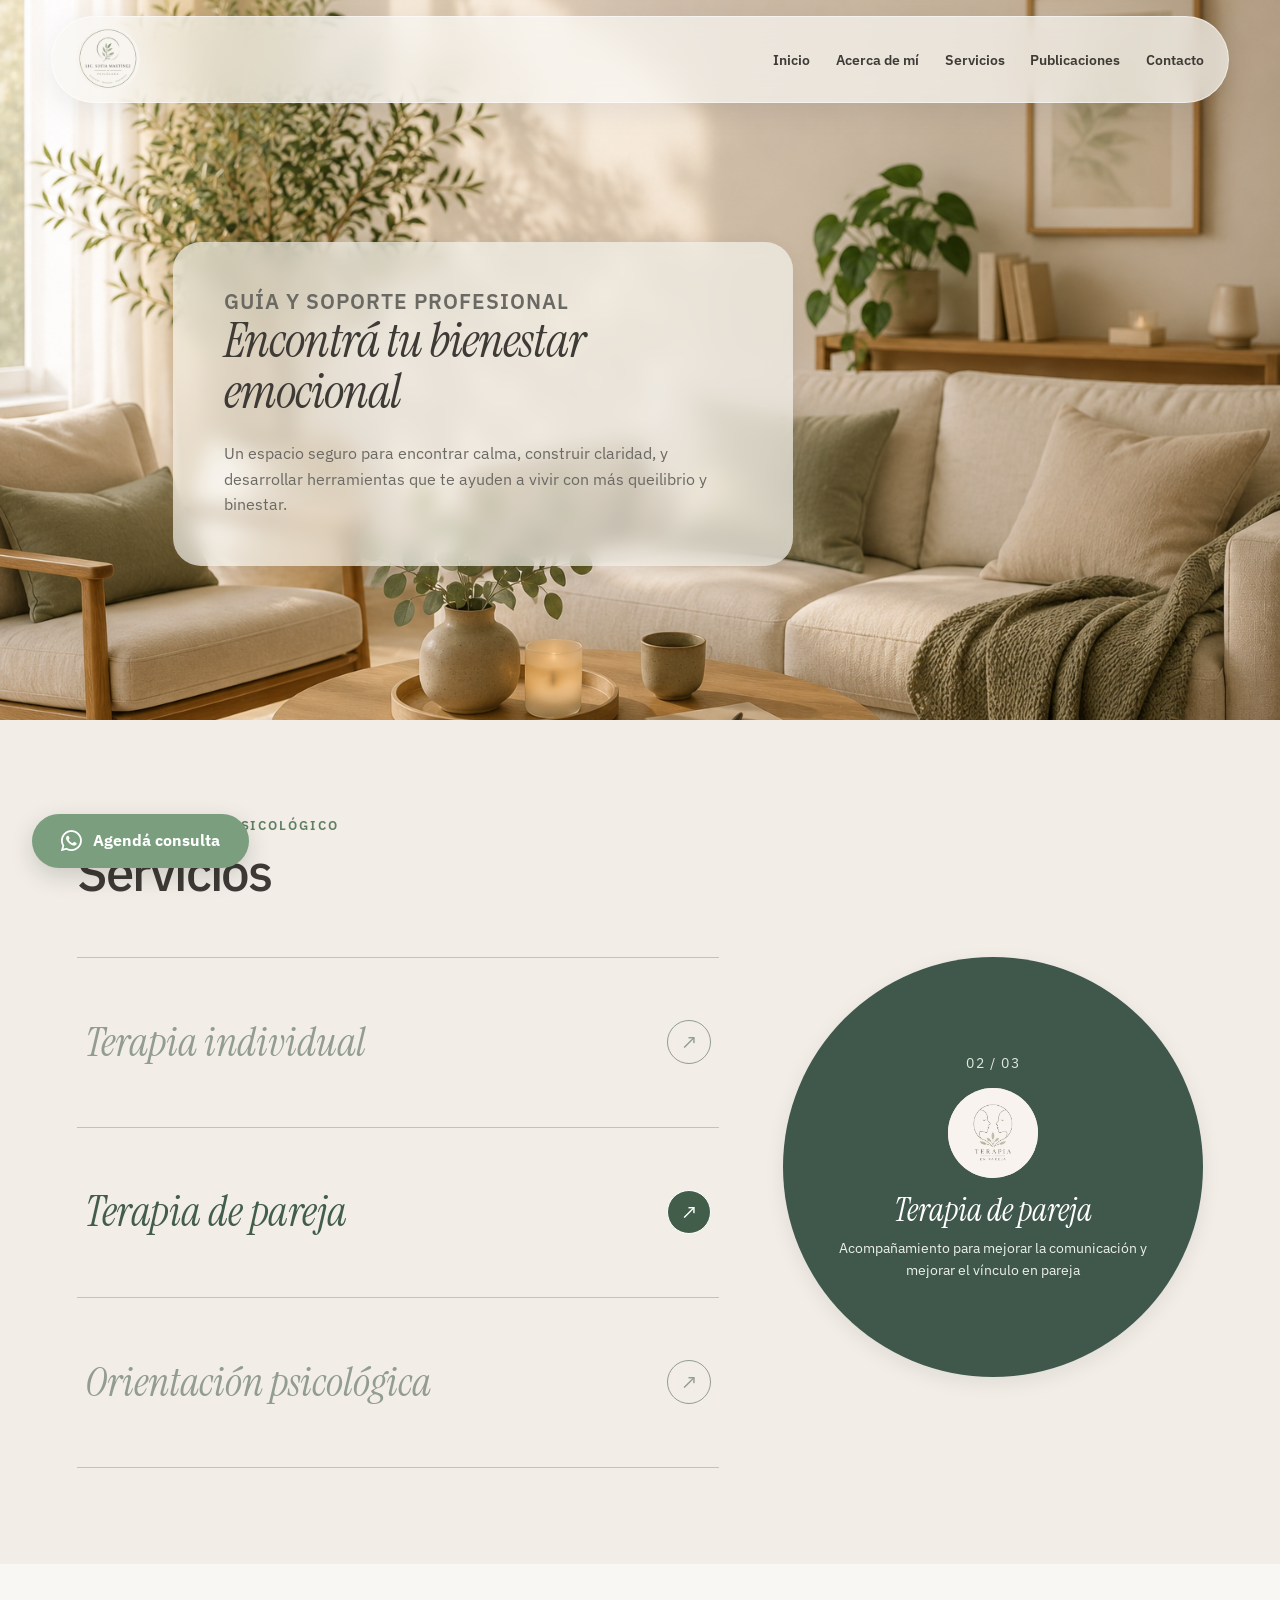
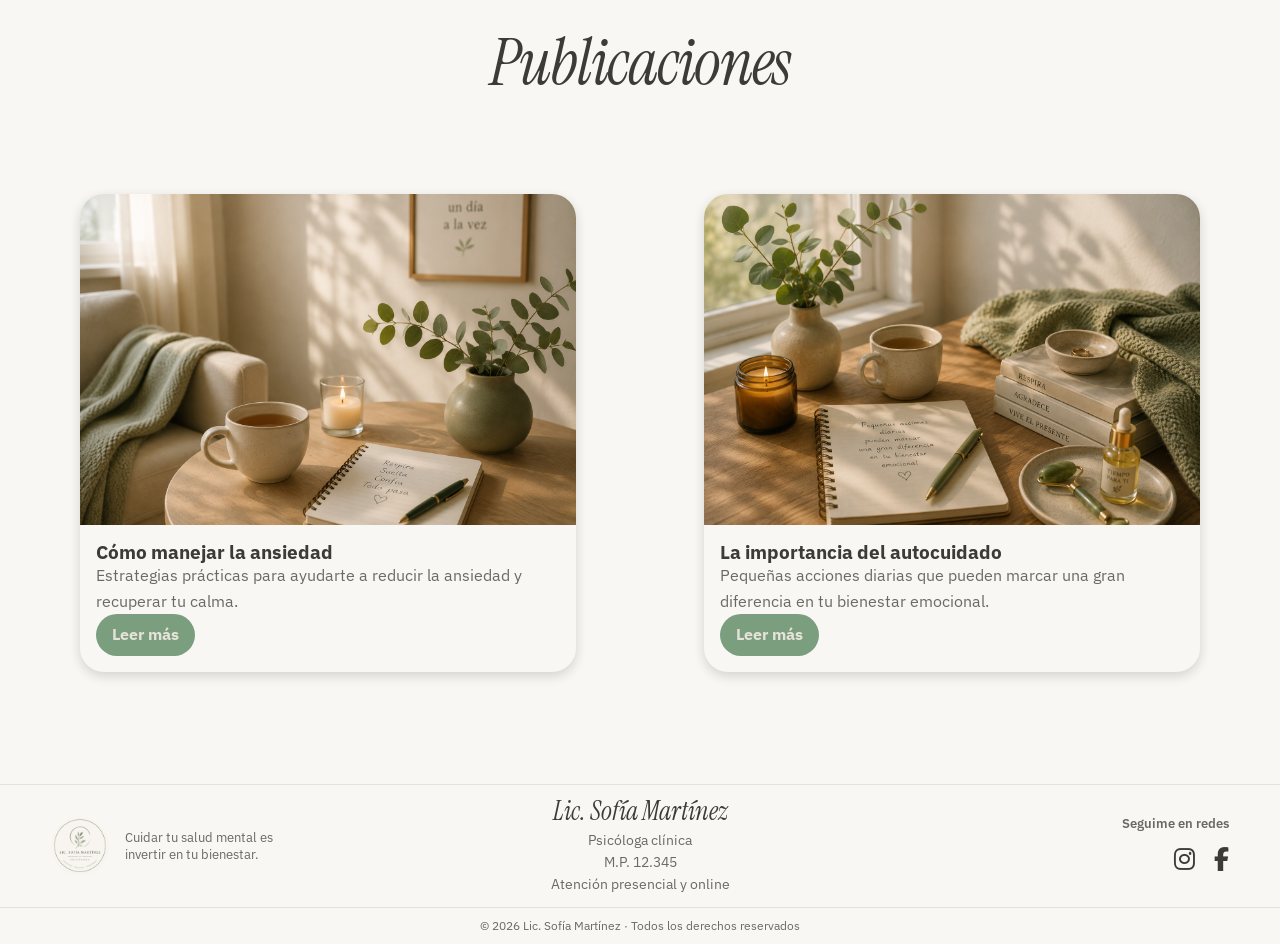
<file: index.html>
<!DOCTYPE html>
<html lang="es-AR">
<head>
    <!--Básicos-->
    <meta charset="UTF-8">
    <meta name="viewport" content="width=device-width, initial-scale=1.0">
    <!--SEO-->
    <title>Psicóloga en Mendoza | Sofía Martínez</title>
    <meta
    name="description"
    content="Lic. Sofía Martínez, psicóloga en Mendoza. Atención presencial y online para ansiedad, estrés, autoestima y bienestar emocional. Solicitá tu consulta por WhatsApp.">
    <!-- Reemplazar por la URL definitiva del sitio antes de publicar -->
    <!-- Ejemplo:
    <link rel="canonical" href="https://www.tudominio.com/">
    -->
    <link rel="canonical" href="https://www.psicologamendoza.com/">
    <meta name="robots" content="index, follow">
    <!-- Schema.org-->
    <!-- Schema.org --> <!-- Reemplazar URL, imagen, teléfono, email y dirección antes de publicar -->
<script type="application/ld+json">
{
    "@context": "https://schema.org",
    "@type": "ProfessionalService",
    "name": "Consultorio psicológico de la Lic. Sofía Martínez",
    "description": "Atención psicológica presencial en Mendoza y sesiones online para adultos.",
    "url": "https://www.tudominio.com/",
    "image": "https://www.tudominio.com/images/psicologa.jpg",
    "telephone": "+54 9 261 1234567",
    "email": "contacto@tudominio.com",
    "address": {
        "@type": "PostalAddress",
        "streetAddress": "Dirección del consultorio",
        "addressLocality": "Mendoza",
        "addressRegion": "Mendoza",
        "postalCode": "5500",
        "addressCountry": "AR"
    },
    "employee": {
        "@type": "Person",
        "name": "Lic. Sofía Martínez",
        "jobTitle": "Psicóloga",
        "description": "Psicóloga especializada en ansiedad, estrés, duelo y autoestima."
    },
    "areaServed": {
        "@type": "City",
        "name": "Mendoza"
    }
}
</script>
    <!-- Open Graph (WhatsApp, Facebook, LinkedIn, Discord) -->
    <meta property="og:type" content="website">
    <meta property="og:locale" content="es_AR">
    <meta property="og:site_name" content="Lic. Sofía Martínez">
    <meta property="og:title" content="Psicóloga en Mendoza | Sofía Martínez">
    <meta
        property="og:description"
        content="Atención psicológica presencial y online para ansiedad, estrés, autoestima y bienestar emocional."
    >
    <meta property="og:url" content="https://www.tudominio.com/">
    <meta
        property="og:image"
        content="https://www.tudominio.com/images/sofia-martinez-open-graph.jpg"
    >
    <meta
        property="og:image:alt"
        content="Lic. Sofía Martínez, psicóloga en Mendoza"
    >
    <meta property="og:image:width" content="1200">
    <meta property="og:image:height" content="630">

    <!-- Twitter Cards (X /Twitter)-->
    <meta name="twitter:card" content="summary_large_image">

    <meta
        name="twitter:title"
        content="Psicóloga en Mendoza | Sofía Martínez"
    >

    <meta
        name="twitter:description"
        content="Atención psicológica presencial y online para ansiedad, estrés, autoestima y bienestar emocional."
        >

    <meta
        name="twitter:image"
        content="https://www.tudominio.com/images/sofia-martinez-open-graph.jpg"
    >

    <meta
        name="twitter:image:alt"
        content="Lic. Sofía Martínez, psicóloga en Mendoza"
    >

    <link rel="stylesheet" href="./css/styles.css">
    <link rel="stylesheet" href="https://cdnjs.cloudflare.com/ajax/libs/font-awesome/6.7.2/css/all.min.css">
    <!-- Favicons-->
    <link rel="icon" type="image/png" href="./icons/favicon-96x96.png" sizes="96x96" />
    <link rel="icon" type="image/svg+xml" href="./icons/favicon.svg" />
    <link rel="shortcut icon" href="./icons/favicon.ico" />
    <link rel="apple-touch-icon" sizes="180x180" href="./icons/apple-touch-icon.png" />
    <meta name="apple-mobile-web-app-title" content="Sofía Martínez" />
    <link rel="manifest" href="./icons/site.webmanifest" />

    <script src="./js/main.js" defer></script>
</head>
<body>
    <header class="site-header">
        <div class="nav-pill">

            <a href="./index.html#inicio" class="brand"
                aria-label="Sofía Martínez - Inicio">
                <img src="./images/logo.png" alt="Lic. Sofía Martínez">
            </a>

            <nav class="site-nav" aria-label="Navegación principal">
                <a href="./index.html#inicio">Inicio</a>
                <a href="./pages/aboutme.html">Acerca de mí</a>
                <a href="./index.html#servicios">Servicios</a>
                <a href="./index.html#publicaciones">Publicaciones</a>
                <a href="./pages/contact.html">Contacto</a>
            </nav>
        </div>
    </header>

    <main>
        <section id="inicio">
            <div class="container">
                <div class="hero-content">
                    <h2>GUÍA Y SOPORTE PROFESIONAL</h2>
                    <h1>Encontrá tu bienestar emocional</h1>

                    <p>Un espacio seguro para encontrar calma, construir claridad, y desarrollar herramientas que te ayuden a vivir con más queilibrio y binestar.</p>

                </div>
            </div>     
        </section>
        
        
        <section id="servicios">
            <div class="servicios-container">

                <div class="servicios-encabezado">
                    <p>ACOMPAÑAMIENTO PSICOLÓGICO</p>
                    <h2>Servicios</h2>
                </div>

                <div class="servicios-layout">

                    <!-- Lista editorial -->
                    <div class="servicios-lista">

                        <button
                            type="button"
                            class="servicio-opcion activo"
                            data-imagen="./images/individual.png"
                            data-descripcion="Un espacio confidencial para trabajar en tu bienestar emocional y desarrollo personal"
                            aria-controls="servicio-detalle"
                            aria-pressed="true"
                        >
                            <span class="servicio-nombre">
                                Terapia individual
                            </span>
                            <span class="servicio-flecha" aria-hidden="true">
                                ↗
                            </span>
                        </button>

                        <button
                            type="button"
                            class="servicio-opcion"
                            data-imagen="./images/pareja.png"
                            data-descripcion="Acompañamiento para mejorar la comunicación y mejorar el vínculo en pareja"
                            aria-controls="servicio-detalle"
                            aria-pressed="false"
                        >
                            <span class="servicio-nombre">
                                Terapia de pareja
                            </span>
                            <span class="servicio-flecha" aria-hidden="true">
                                ↗
                            </span>
                        </button>

                        <button
                            type="button"
                            class="servicio-opcion"
                            data-imagen="./images/orientación.png"
                            data-descripcion="Asesoramiento profesional para acompañarte en momentos de decisiones importantes"
                            aria-controls="servicio-detalle"
                            aria-pressed="false"
                        >
                            <span class="servicio-nombre">
                                Orientación psicológica
                            </span>
                            <span class="servicio-flecha" aria-hidden="true">
                                ↗
                            </span>
                        </button>

                    </div>

                    <!-- Única card lateral dinámica -->
                    <article
                        class="servicio-detalle"
                        id="servicio-detalle"
                        aria-live="polite"
                        aria-atomic="true"
                    >
                        <span class="servicio-indice">01 / 03</span>

                        <div class="servicio-ilustracion">
                            <img
                                id="servicio-imagen"
                                src="./images/individual.png"
                                alt=""
                            >
                        </div>

                        <div class="servicio-informacion">
                            <h3 id="servicio-titulo">
                                Terapia individual
                            </h3>

                            <p id="servicio-descripcion">
                                Un espacio confidencial para trabajar en tu
                                bienestar emocional y desarrollo personal
                            </p>
                        </div>
                    </article>

                </div>
            </div>
        </section>


        <section id="publicaciones">
            <h2>Publicaciones</h2>
            <div class="cards">
            <article class="card">
                <img src="./images/ansiedad.png" alt="">
                <div class="content">
                    <h3>Cómo manejar la ansiedad</h3>
                    <p>
                        Estrategias prácticas para ayudarte a reducir la ansiedad y recuperar tu calma.
                    </p>
                    <a href="./publicaciones/ansiedad.html" class="btn-read">
                        Leer más
                    </a>
                </div>
            </article>

            <article class="card">
                <img src="./images/autocuidado.png" alt="">
                <div class="content">
                    <h3>La importancia del autocuidado</h3>
                    <p>
                        Pequeñas acciones diarias que pueden marcar una gran diferencia en tu bienestar emocional.
                    </p>
                    <a href="./publicaciones/autocuidado.html" class="btn-read">
                        Leer más
                    </a>
                </div>
            </article>
        </div>

        </section>

    </main>
    
    <footer class="site-footer">

        <div class="footer-container">

            <!-- Identidad -->
            <div class="footer-brand">
                <img
                    src="./images/logo.png"
                    alt="Logo de Lic. Sofía Martínez"
                    class="footer-logo"
                >
                <p>
                    Cuidar tu salud mental es invertir
                    en tu bienestar.
                </p>
            </div>

            <!-- Información profesional -->
            <div class="footer-info">
                <h3>Lic. Sofía Martínez</h3>

                <p>Psicóloga clínica</p>
                <p>M.P. 12.345</p>
                <p>Atención presencial y online</p>
            </div>

            <!-- Redes sociales -->
            <div class="footer-social">
                <p>Seguime en redes</p>

                <div class="social-links">
                    <a
                        href="https://www.instagram.com/"
                        target="_blank"
                        rel="noopener noreferrer"
                        aria-label="Instagram"
                    >
                        <i class="fa-brands fa-instagram"
                        aria-hidden="true"></i>
                    </a>

                    <a
                        href="https://www.facebook.com/"
                        target="_blank"
                        rel="noopener noreferrer"
                        aria-label="Facebook"
                    >
                        <i class="fa-brands fa-facebook-f"
                        aria-hidden="true"></i>
                    </a>
                </div>
            </div>

        </div>

        <div class="footer-bottom">
            <p>© 2026 Lic. Sofía Martínez · Todos los derechos reservados</p>
        </div>

    </footer>


    <!-- Botón de contacto flotante -->
    
    <a
        href="https://wa.me/5492611234567"
        class="btn-whatsapp floating-cta"
        target="_blank"
        rel="noopener noreferrer"
        aria-label="Agendá consulta por WhatsApp"
    >
        <i class="fa-brands fa-whatsapp" aria-hidden="true"></i>
        <span>Agendá consulta</span>
    </a>


</body>
</html>
</file>
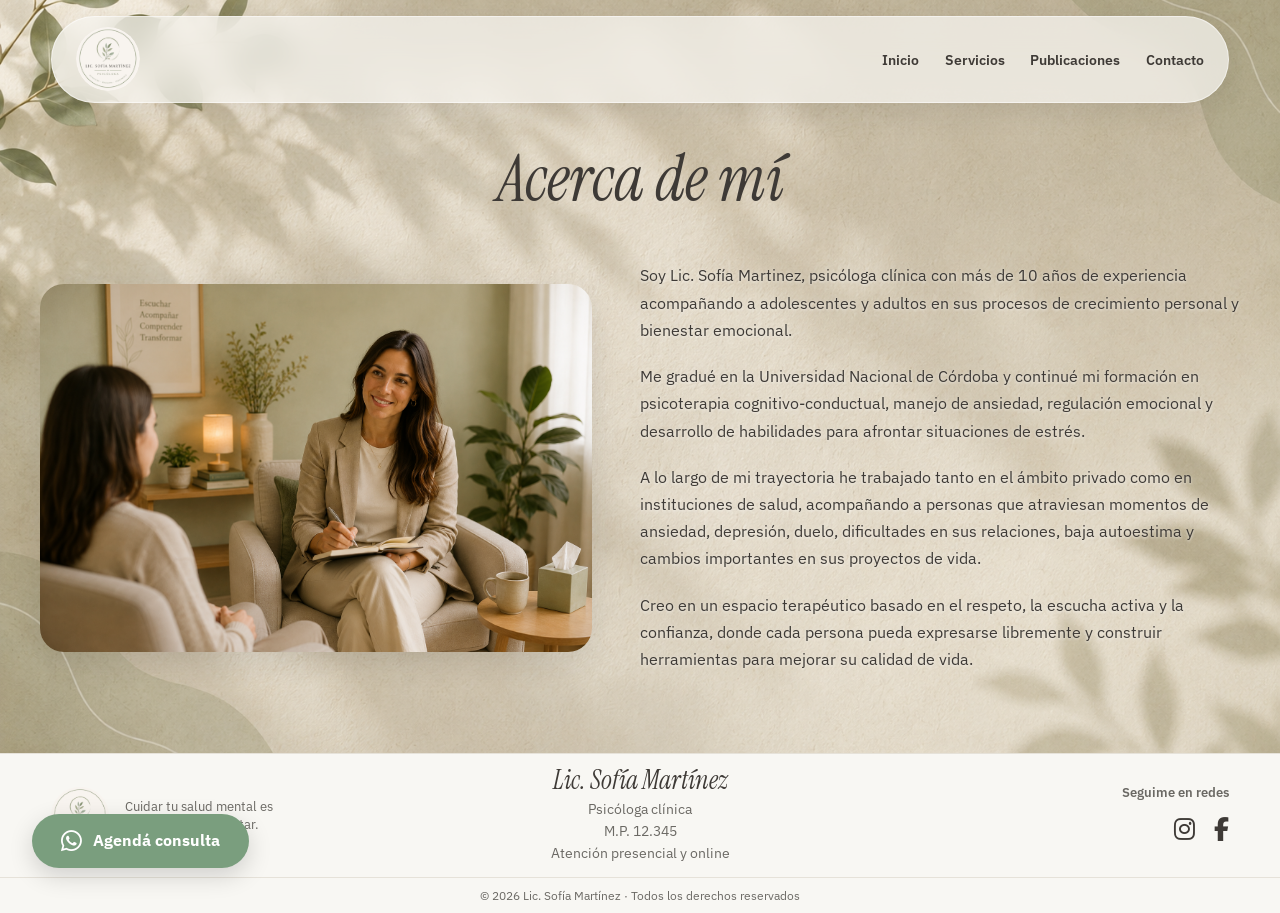
<file: pages/aboutme.html>
<!DOCTYPE html>
<html lang="es-AR">
<head>
    <meta charset="UTF-8">
    <meta name="viewport" content="width=device-width, initial-scale=1.0">
    
    <title>Acerca de mí | Psicóloga en Mendoza</title>
    <meta
    name="description"
    content="Conocé la trayectoria, formación y enfoque terapéutico de la Lic. Sofía Martínez, psicóloga en Mendoza especializada en bienestar emocional.">
    <link rel="canonical" href="https://www.psicologamendoza.com/acerca.html">
    <meta name="robots" content="index, follow">
    <!-- Open Graph (WhatsApp, Facebook, LinkedIn, Discord) -->
    <meta property="og:type" content="website">
    <meta property="og:locale" content="es_AR">
    <meta property="og:site_name" content="Lic. Sofía Martínez">
    <meta property="og:title" content="Acerca de mí | Psicóloga en Mendoza">
    <meta
        property="og:description"
        content="Conocé la trayectoria y el enfoque terapéutico de la Lic. Sofía Martínez."
    >
    <meta property="og:url" content="https://www.tudominio.com/">
    <meta
        property="og:image"
        content="https://www.tudominio.com/images/sofia-martinez-open-graph.jpg"
    >
    <meta
        property="og:image:alt"
        content="Lic. Sofía Martínez, psicóloga en Mendoza"
    >
    <meta property="og:image:width" content="1200">
    <meta property="og:image:height" content="630">
    <!-- Twitter Cards (X / Twitter)-->
    <meta name="twitter:card" content="summary_large_image">

    <meta
        name="twitter:title"
        content="Acerca de mí | Sofía Martínez"
    >

    <meta
        name="twitter:description"
        content="Conocé la trayectoria y el enfoque terapéutico de la Lic. Sofía Martínez."
        >

    <meta
        name="twitter:image"
        content="https://www.tudominio.com/images/sofia-martinez-open-graph.jpg"
    >

    <meta
        name="twitter:image:alt"
        content="Lic. Sofía Martínez, psicóloga en Mendoza"
    >
    <link rel="stylesheet" href="../css/styles.css">
    <link rel="stylesheet" href="https://cdnjs.cloudflare.com/ajax/libs/font-awesome/6.7.2/css/all.min.css">
    <!--Favicons-->
    <link rel="icon" type="image/png" href="../icons/favicon-96x96.png" sizes="96x96" />
    <link rel="icon" type="image/svg+xml" href="../icons/favicon.svg" />
    <link rel="shortcut icon" href="../icons/favicon.ico" />
    <link rel="apple-touch-icon" sizes="180x180" href="../icons/apple-touch-icon.png" />
    <meta name="apple-mobile-web-app-title" content="Sofía Martínez" />
    <link rel="manifest" href="../icons/site.webmanifest" />
</head>
<body>
    <header class="site-header">
        <div class="nav-pill">

            <a href="../index.html" class="brand"
                aria-label="Sofía Martínez - Inicio">
                <img src="../images/logo.png" alt="Lic. Sofía Martínez">
            </a>

            <nav class="site-nav" aria-label="Navegación principal">
                <a href="../index.html">Inicio</a>
                <a href="../index.html#servicios">Servicios</a>
                <a href="../index.html#publicaciones">Publicaciones</a>
                <a href="../pages/contact.html">Contacto</a>
            </nav>
        </div>
    </header>
    <main>
        <section class="about">
            <div class="container">

                <div class="about-title">
                    <h1>Acerca de mí</h1>
                </div>

                <div class="about-layout">
                    <div class="about-image">
                        <img src="../images/psicologa2.png" alt="Licenciada Sofía Martínez en su consultorio">

                    </div>
                    
                    <div class="about-content">
                        <p>
                            Soy Lic. Sofía Martinez, psicóloga clínica con más de 10 años de experiencia acompañando a adolescentes y adultos en sus procesos de crecimiento personal y bienestar emocional.
                        </p>
                        <p>
                            Me gradué en la Universidad Nacional de Córdoba y continué mi formación en psicoterapia cognitivo-conductual, manejo de ansiedad, regulación emocional y desarrollo de habilidades para afrontar situaciones de estrés.
                        </p>
                        <p>
                            A lo largo de mi trayectoria he trabajado tanto en el ámbito privado como en instituciones de salud, acompañando a personas que atraviesan momentos de ansiedad, depresión, duelo, dificultades en sus relaciones, baja autoestima y cambios importantes en sus proyectos de vida.
                        </p>
                        <p>
                            Creo en un espacio terapéutico basado en el respeto, la escucha activa y la confianza, donde cada persona pueda expresarse libremente y construir herramientas para mejorar su calidad de vida.
                        </p>
                        
                    </div>
                    
                </div>
            </div>
        </section>
    </main>
    <footer class="site-footer">

        <div class="footer-container">

            <!-- Identidad -->
            <div class="footer-brand">
                <img
                    src="../images/logo.png"
                    alt="Logo de Lic. Sofía Martínez"
                    class="footer-logo"
                >
                <p>
                    Cuidar tu salud mental es invertir
                    en tu bienestar.
                </p>
            </div>

            <!-- Información profesional -->
            <div class="footer-info">
                <h3>Lic. Sofía Martínez</h3>

                <p>Psicóloga clínica</p>
                <p>M.P. 12.345</p>
                <p>Atención presencial y online</p>
            </div>

            <!-- Redes sociales -->
            <div class="footer-social">
                <p>Seguime en redes</p>

                <div class="social-links">
                    <a
                        href="https://www.instagram.com/"
                        target="_blank"
                        rel="noopener noreferrer"
                        aria-label="Instagram"
                    >
                        <i class="fa-brands fa-instagram"
                        aria-hidden="true"></i>
                    </a>

                    <a
                        href="https://www.facebook.com/"
                        target="_blank"
                        rel="noopener noreferrer"
                        aria-label="Facebook"
                    >
                        <i class="fa-brands fa-facebook-f"
                        aria-hidden="true"></i>
                    </a>
                </div>
            </div>

        </div>

        <div class="footer-bottom">
            <p>© 2026 Lic. Sofía Martínez · Todos los derechos reservados</p>
        </div>

    </footer>


    <!-- Botón de contacto flotante -->
    
    <a
        href="https://wa.me/5492611234567"
        class="btn-whatsapp floating-cta"
        target="_blank"
        rel="noopener noreferrer"
        aria-label="Agendá consulta por WhatsApp"
    >
        <i class="fa-brands fa-whatsapp" aria-hidden="true"></i>
        <span>Agendá consulta</span>
    </a>

</body>
</html>
</file>
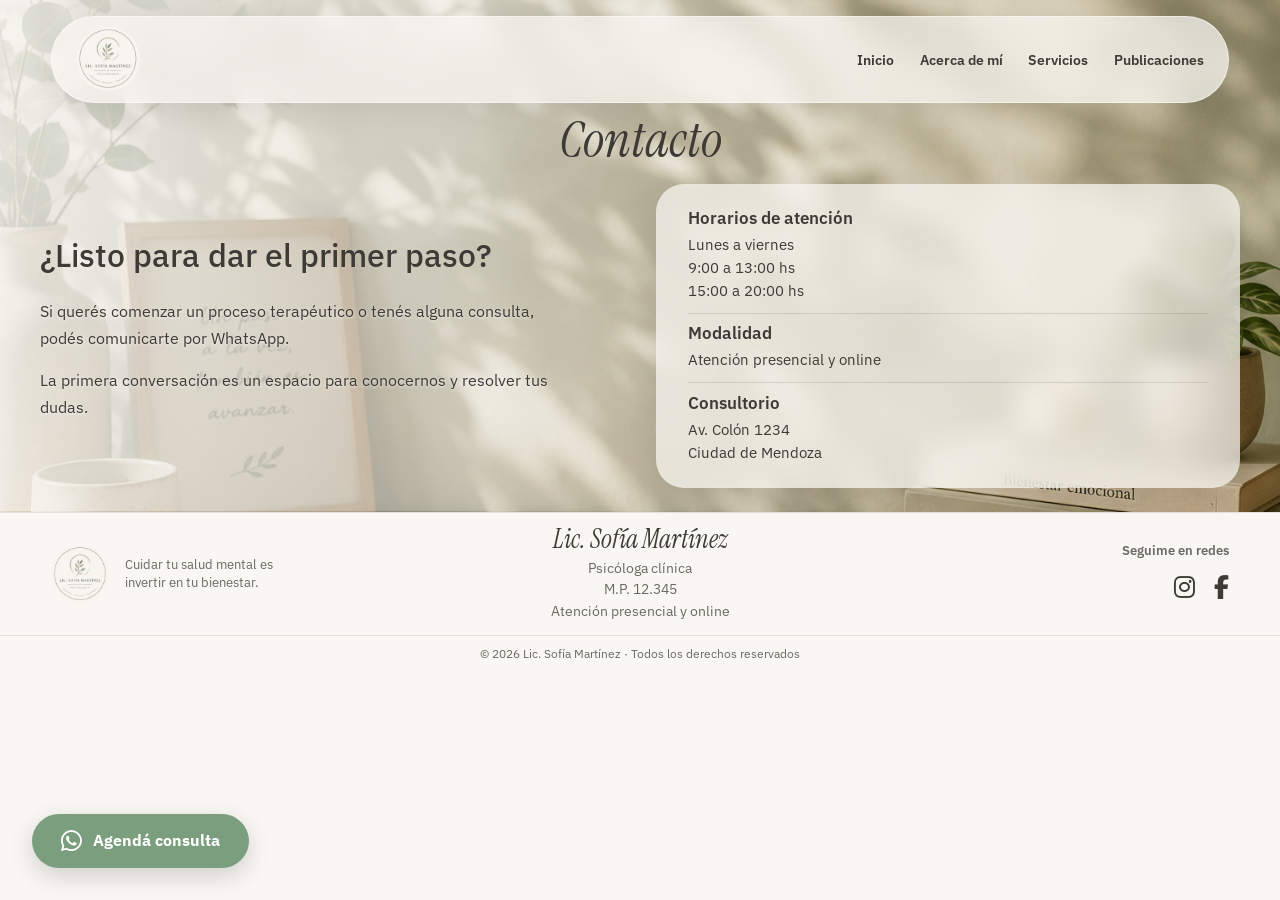
<file: pages/contact.html>
<!DOCTYPE html>
<html lang="es-AR">
<head>
    <meta charset="UTF-8">
    <meta name="viewport" content="width=device-width, initial-scale=1.0">
    
    <title>Contacto | Psicóloga en Mendoza</title>
    <meta
    name="description"
    content="Solicitá tu consulta presencial u online con la Lic. Sofía Martínez. Encontrá horarios, medios de contacto y ubicación en Mendoza.">
    <link rel="canonical" href="https://www.psicologamendoza.com/contacto.html">
    <meta name="robots" content="index, follow">
    <!-- Open Graph (WhatsApp, Facebook, LinkedIn, Discord) -->
    <meta property="og:type" content="website">
    <meta property="og:locale" content="es_AR">
    <meta property="og:site_name" content="Lic. Sofía Martínez">
    <meta property="og:title" content="Contacto | Psicóloga en Mendoza">
    <meta
        property="og:description"
        content="Solicitá tu consulta presencial u online con la Lic. Sofía Martínez."
    >
    <meta property="og:url" content="https://www.tudominio.com/">
    <meta
        property="og:image"
        content="https://www.tudominio.com/images/sofia-martinez-open-graph.jpg"
    >
    <meta
        property="og:image:alt"
        content="Lic. Sofía Martínez, psicóloga en Mendoza"
    >
    <meta property="og:image:width" content="1200">
    <meta property="og:image:height" content="630">

    <!-- Twitter Cards (X / Twitter) -->
    <meta name="twitter:card" content="summary_large_image">

    <meta
        name="twitter:title"
        content="Contacto | Sofía Martínez"
    >

    <meta
        name="twitter:description"
        content="Solicitá tu consulta presencial u online con la Lic. Sofía Martínez."
        >

    <meta
        name="twitter:image"
        content="https://www.tudominio.com/images/sofia-martinez-open-graph.jpg"
    >

    <meta
        name="twitter:image:alt"
        content="Lic. Sofía Martínez, psicóloga en Mendoza"
    >
    <link rel="stylesheet" href="../css/styles.css">
    <link rel="stylesheet" href="https://cdnjs.cloudflare.com/ajax/libs/font-awesome/6.7.2/css/all.min.css">

    <!-- Favicons -->
    <link rel="icon" type="image/png" href="../icons/favicon-96x96.png" sizes="96x96" />
    <link rel="icon" type="image/svg+xml" href="../icons/favicon.svg" />
    <link rel="shortcut icon" href="../icons/favicon.ico" />
    <link rel="apple-touch-icon" sizes="180x180" href="../icons/apple-touch-icon.png" />
    <meta name="apple-mobile-web-app-title" content="Sofía Martínez" />
    <link rel="manifest" href="../icons/site.webmanifest" />
</head>
<body>
    <header class="site-header">
        <div class="nav-pill">

            <a href="../index.html#inicio" class="brand"
                aria-label="Sofía Martínez - Inicio">
                <img src="../images/logo.png" alt="Lic. Sofía Martínez">
            </a>

            <nav class="site-nav" aria-label="Navegación principal">
                <a href="../index.html#inicio">Inicio</a>
                <a href="../pages/aboutme.html">Acerca de mí</a>
                <a href="../index.html#servicios">Servicios</a>
                <a href="../index.html#publicaciones">Publicaciones</a>
            </nav>
        </div>
    </header>
    <main>
        
<section id="contacto">
    <div class="contacto-container">

        <h1>Contacto</h1>

        <div class="contacto-layout">

            <!-- Presentación, sin card -->
            <div class="contacto-intro">
                <h2>¿Listo para dar el primer paso?</h2>

                <p>
                    Si querés comenzar un proceso terapéutico
                    o tenés alguna consulta, podés
                    comunicarte por WhatsApp.
                </p>

                <p>
                    La primera conversación es un espacio
                    para conocernos y resolver tus dudas.
                </p>
            </div>

            <!-- Información en card translúcida -->
            <article class="contact-card">

                <div class="contact-info-group">
                    <h3>Horarios de atención</h3>
                    <p>Lunes a viernes</p>
                    <p>9:00 a 13:00 hs</p>
                    <p>15:00 a 20:00 hs</p>
                </div>

                <div class="contact-info-group">
                    <h3>Modalidad</h3>
                    <p>Atención presencial y online</p>
                </div>

                <div class="contact-info-group">
                    <h3>Consultorio</h3>
                    <address>
                        <p>Av. Colón 1234</p>
                        <p>Ciudad de Mendoza</p>
                    </address>
                </div>

            </article>

        </div>
    </div>
</section>

    </main>
    <footer class="site-footer">

        <div class="footer-container">

            <!-- Identidad -->
            <div class="footer-brand">
                <img
                    src="../images/logo.png"
                    alt="Logo de Lic. Sofía Martínez"
                    class="footer-logo"
                >
                <p>
                    Cuidar tu salud mental es invertir
                    en tu bienestar.
                </p>
            </div>

            <!-- Información profesional -->
            <div class="footer-info">
                <h3>Lic. Sofía Martínez</h3>

                <p>Psicóloga clínica</p>
                <p>M.P. 12.345</p>
                <p>Atención presencial y online</p>
            </div>

            <!-- Redes sociales -->
            <div class="footer-social">
                <p>Seguime en redes</p>

                <div class="social-links">
                    <a
                        href="https://www.instagram.com/"
                        target="_blank"
                        rel="noopener noreferrer"
                        aria-label="Instagram"
                    >
                        <i class="fa-brands fa-instagram"
                        aria-hidden="true"></i>
                    </a>

                    <a
                        href="https://www.facebook.com/"
                        target="_blank"
                        rel="noopener noreferrer"
                        aria-label="Facebook"
                    >
                        <i class="fa-brands fa-facebook-f"
                        aria-hidden="true"></i>
                    </a>
                </div>
            </div>

        </div>

        <div class="footer-bottom">
            <p>© 2026 Lic. Sofía Martínez · Todos los derechos reservados</p>
        </div>

    </footer>

<a
    href="https://wa.me/5492611234567"
    class="btn-whatsapp floating-cta"
    target="_blank"
    rel="noopener noreferrer"
    aria-label="Agendá consulta por WhatsApp"
>
    <i class="fa-brands fa-whatsapp" aria-hidden="true"></i>
    <span>Agendá consulta</span>
</a>

</body>
</html>
</file>
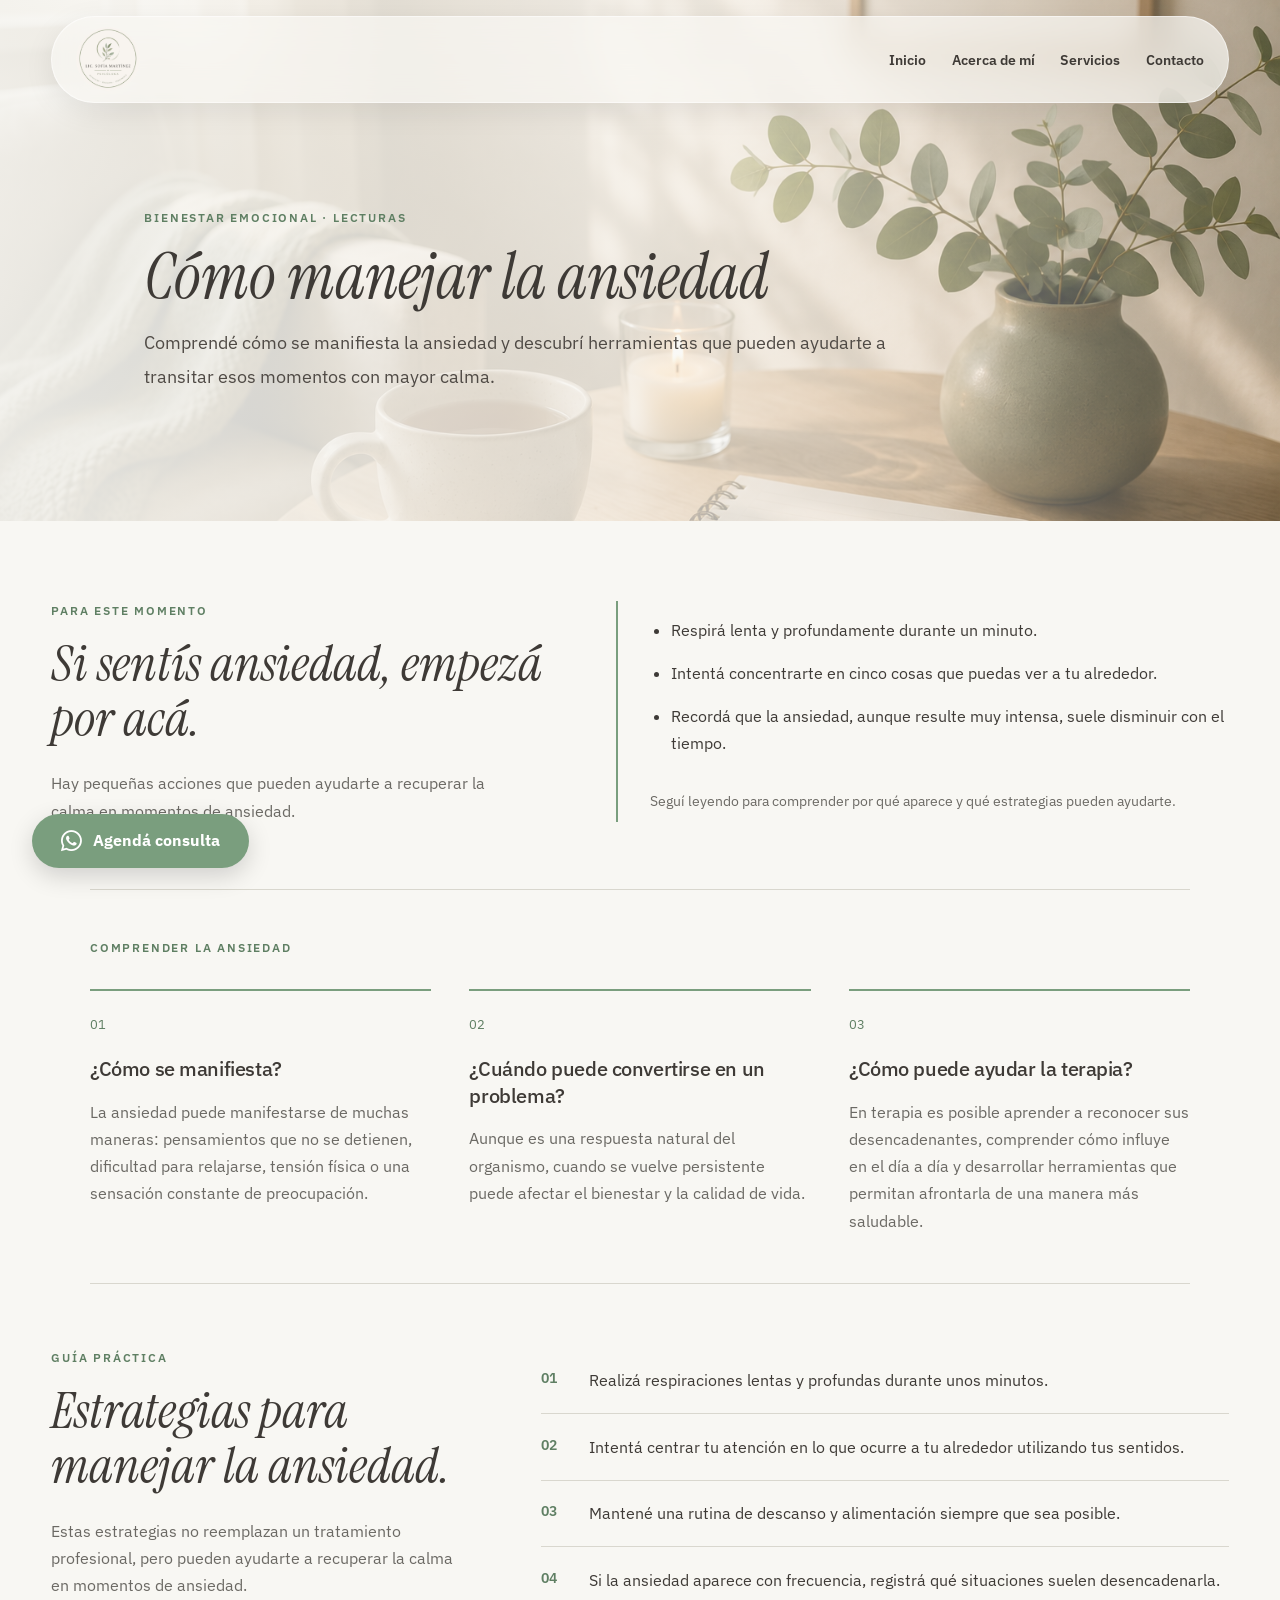
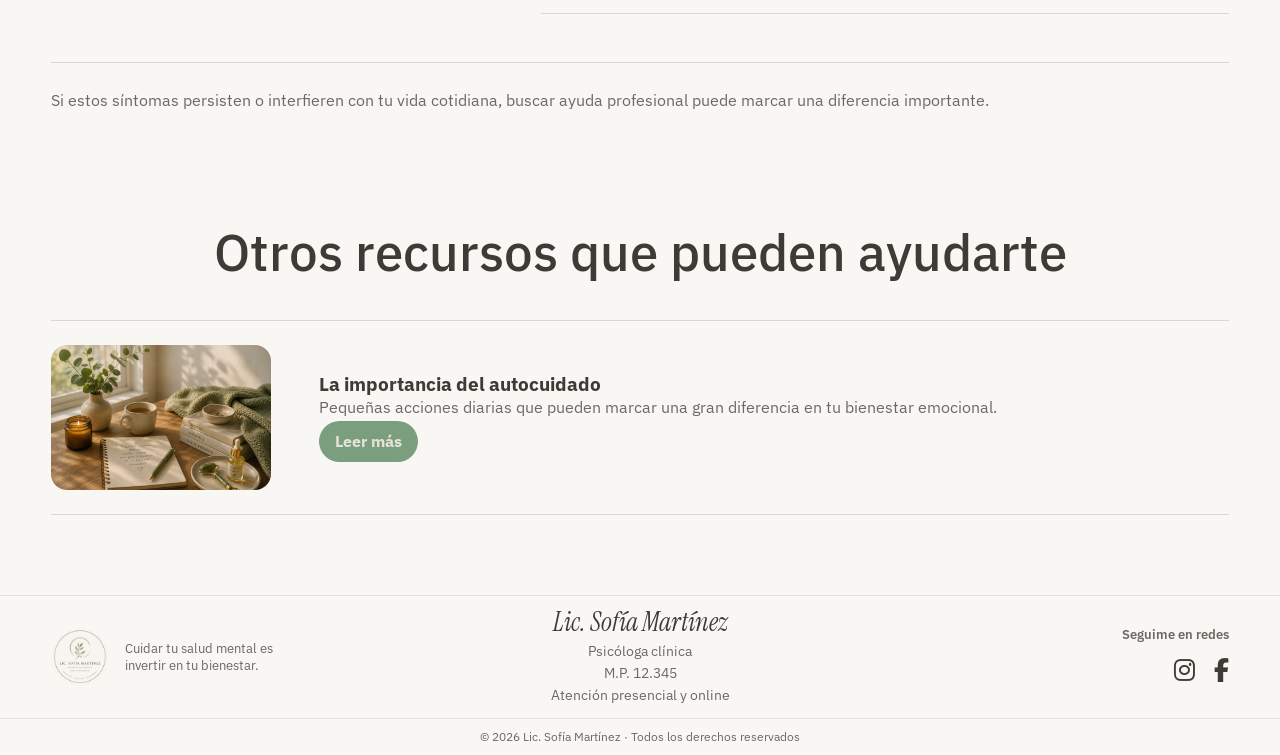
<file: publicaciones/ansiedad.html>
<!DOCTYPE html>
<html lang="es-AR">
<head>
    <meta charset="UTF-8">
    <meta name="viewport" content="width=device-width, initial-scale=1.0">
    
    <title>Cómo manejar la ansiedad | Psicóloga en Mendoza</title>
    <meta
    name="description"
    content="Descubrí estrategias prácticas para manejar la ansiedad, comprender sus síntomas y saber cuándo es importante consultar con un profesional.">
    <link rel="canonical" href="https://www.psicologamendoza.com/publicaciones/ansiedad.html">
    <meta name="robots" content="index, follow">

    <!-- Schema.org -->
<script type="application/ld+json">
{
    "@context": "https://schema.org",
    "@type": "BlogPosting",
    "headline": "Cómo manejar la ansiedad",
    "description": "Estrategias prácticas para reducir la ansiedad y recuperar la calma.",
    "image": "https://www.tudominio.com/images/ansiedad.png",
    "url": "https://www.tudominio.com/publicaciones/ansiedad.html",
    "mainEntityOfPage": {
        "@type": "WebPage",
        "@id": "https://www.tudominio.com/publicaciones/ansiedad.html"
    },
    "author": {
        "@type": "Person",
        "name": "Lic. Sofía Martínez",
        "jobTitle": "Psicóloga"
    },
    "publisher": {
        "@type": "Organization",
        "name": "Consultorio psicológico de la Lic. Sofía Martínez",
        "logo": {
            "@type": "ImageObject",
            "url": "https://www.tudominio.com/images/logo.png"
        }
    }
}
</script>
    <!-- Open Graph (WhatsApp, Facebook, LinkedIn, Discord) -->
    <meta property="og:type" content="website">
    <meta property="og:locale" content="es_AR">
    <meta property="og:site_name" content="Lic. Sofía Martínez">
    <meta property="og:title" content="Cómo manejar la ansiedad | Psicóloga en Mendoza">
    <meta
        property="og:description"
        content="Estrategias prácticas para comprender y manejar la ansiedad en la vida cotidiana."
    >
    <meta property="og:url" content="https://www.tudominio.com/">
    <meta
        property="og:image"
        content="https://www.tudominio.com/images/sofia-martinez-open-graph.jpg"
    >
    <meta
        property="og:image:alt"
        content="Lic. Sofía Martínez, psicóloga en Mendoza"
    >
    <meta property="og:image:width" content="1200">
    <meta property="og:image:height" content="630">

    <!-- Twitter Cards (X /Twitter) -->
    <meta name="twitter:card" content="summary_large_image">

    <meta
        name="twitter:title"
        content="Cómo manejar la ansiedad | Sofía Martínez"
    >

    <meta
        name="twitter:description"
        content="Estrategias prácticas para comprender y manejar la ansiedad en la vida cotidiana."
        >

    <meta
        name="twitter:image"
        content="https://www.tudominio.com/images/sofia-martinez-open-graph.jpg"
    >

    <meta
        name="twitter:image:alt"
        content="Lic. Sofía Martínez, psicóloga en Mendoza"
    >

    <link rel="stylesheet" href="../css/styles.css">
    <link rel="stylesheet" href="https://cdnjs.cloudflare.com/ajax/libs/font-awesome/6.7.2/css/all.min.css">
    <!--Favicons-->
    <link rel="icon" type="image/png" href="../icons/favicon-96x96.png" sizes="96x96" />
    <link rel="icon" type="image/svg+xml" href="../icons/favicon.svg" />
    <link rel="shortcut icon" href="../icons/favicon.ico" />
    <link rel="apple-touch-icon" sizes="180x180" href="../icons/apple-touch-icon.png" />
    <meta name="apple-mobile-web-app-title" content="Sofía Martínez" />
    <link rel="manifest" href="../icons/site.webmanifest" />
</head>
<body>
    <header class="site-header">
        <div class="nav-pill">

            <a href="../index.html#inicio" class="brand"
                aria-label="Sofía Martínez - Inicio">
                <img src="../images/logo.png" alt="Lic. Sofía Martínez">
            </a>

            <nav class="site-nav" aria-label="Navegación principal">
                <a href="../index.html#inicio">Inicio</a>
                <a href="../pages/aboutme.html">Acerca de mí</a>
                <a href="../index.html#servicios">Servicios</a>
                <a href="../pages/contact.html">Contacto</a>
            </nav>
        </div>
    </header>
    <main>
    
    <section id="hero-ansiedad" class="post-hero">
        <div class="content">

            <span class="post-kicker">
                BIENESTAR EMOCIONAL · LECTURAS
            </span>

            <h1>Cómo manejar la ansiedad</h1>

            <p>
                Comprendé cómo se manifiesta la ansiedad
                y descubrí herramientas que pueden ayudarte
                a transitar esos momentos con mayor calma.
            </p>

        </div>
    </section>


    
<article class="post-content">

    <!-- BLOQUE 1: CONSEJOS INMEDIATOS -->
    <section class="editorial-intro">

        <div class="editorial-intro-text">
            <span class="editorial-label">
                PARA ESTE MOMENTO
            </span>

            <h2>Si sentís ansiedad, empezá por acá.</h2>

            <p>
                Hay pequeñas acciones que pueden ayudarte
                a recuperar la calma en momentos de ansiedad.
            </p>
        </div>

        <div class="editorial-tips">
            <ul>
                <li>
                    Respirá lenta y profundamente
                    durante un minuto.
                </li>
                <li>
                    Intentá concentrarte en cinco cosas
                    que puedas ver a tu alrededor.
                </li>
                <li>
                    Recordá que la ansiedad, aunque resulte
                    muy intensa, suele disminuir con el tiempo.
                </li>
            </ul>

            <p>
                Seguí leyendo para comprender por qué aparece
                y qué estrategias pueden ayudarte.
            </p>
        </div>

    </section>

    <!-- BLOQUE 2: INFORMACIÓN EDITORIAL -->
    <section class="editorial-info">

        <span class="editorial-label">
            COMPRENDER LA ANSIEDAD
        </span>

        <div class="editorial-grid">

            <div class="editorial-item">
                <span class="editorial-number">01</span>

                <h2>¿Cómo se manifiesta?</h2>

                <p>
                    La ansiedad puede manifestarse de muchas
                    maneras: pensamientos que no se detienen,
                    dificultad para relajarse, tensión física
                    o una sensación constante de preocupación.
                </p>
            </div>

            <div class="editorial-item">
                <span class="editorial-number">02</span>

                <h2>¿Cuándo puede convertirse en un problema?</h2>

                <p>
                    Aunque es una respuesta natural del organismo,
                    cuando se vuelve persistente puede afectar
                    el bienestar y la calidad de vida.
                </p>
            </div>

            <div class="editorial-item">
                <span class="editorial-number">03</span>

                <h2>¿Cómo puede ayudar la terapia?</h2>

                <p>
                    En terapia es posible aprender a reconocer
                    sus desencadenantes, comprender cómo influye
                    en el día a día y desarrollar herramientas
                    que permitan afrontarla de una manera
                    más saludable.
                </p>
            </div>

        </div>
    </section>

    <!-- BLOQUE 3: ESTRATEGIAS -->
    <section class="editorial-strategies">

        <div class="editorial-strategies-heading">
            <span class="editorial-label">
                GUÍA PRÁCTICA
            </span>

            <h2>Estrategias para manejar la ansiedad.</h2>

            <p>
                Estas estrategias no reemplazan un tratamiento
                profesional, pero pueden ayudarte a recuperar
                la calma en momentos de ansiedad.
            </p>
        </div>

        <div class="editorial-strategies-list">
            <ol>
                <li>
                    Realizá respiraciones lentas y profundas
                    durante unos minutos.
                </li>
                <li>
                    Intentá centrar tu atención en lo que ocurre
                    a tu alrededor utilizando tus sentidos.
                </li>
                <li>
                    Mantené una rutina de descanso y alimentación
                    siempre que sea posible.
                </li>
                <li>
                    Si la ansiedad aparece con frecuencia,
                    registrá qué situaciones suelen desencadenarla.
                </li>
            </ol>
        </div>

    </section>

    <p class="editorial-closing">
        Si estos síntomas persisten o interfieren con tu vida
        cotidiana, buscar ayuda profesional puede marcar
        una diferencia importante.
    </p>

</article>


        <section class="related-posts">
            <h2>Otros recursos que pueden ayudarte</h2>

            <a href="./autocuidado.html" class="related-card">
                <img 
                    src="../images/autocuidado.png" 
                    alt="Persona disfrutando de un momento de autocuidado al aire libre">

                <div class="content">
                    <h3>La importancia del autocuidado</h3>

                    <p>
                        Pequeñas acciones diarias que pueden marcar una gran diferencia en tu bienestar emocional.
                    </p>
                    
                    <span class="btn-read">Leer más</span>
                    
                </div>
            </a>
        </section>
    </main>
    <footer class="site-footer">

        <div class="footer-container">

            <!-- Identidad -->
            <div class="footer-brand">
                <img
                    src="../images/logo.png"
                    alt="Logo de Lic. Sofía Martínez"
                    class="footer-logo"
                >
                <p>
                    Cuidar tu salud mental es invertir
                    en tu bienestar.
                </p>
            </div>

            <!-- Información profesional -->
            <div class="footer-info">
                <h3>Lic. Sofía Martínez</h3>

                <p>Psicóloga clínica</p>
                <p>M.P. 12.345</p>
                <p>Atención presencial y online</p>
            </div>

            <!-- Redes sociales -->
            <div class="footer-social">
                <p>Seguime en redes</p>

                <div class="social-links">
                    <a
                        href="https://www.instagram.com/"
                        target="_blank"
                        rel="noopener noreferrer"
                        aria-label="Instagram"
                    >
                        <i class="fa-brands fa-instagram"
                        aria-hidden="true"></i>
                    </a>

                    <a
                        href="https://www.facebook.com/"
                        target="_blank"
                        rel="noopener noreferrer"
                        aria-label="Facebook"
                    >
                        <i class="fa-brands fa-facebook-f"
                        aria-hidden="true"></i>
                    </a>
                </div>
            </div>

        </div>

        <div class="footer-bottom">
            <p>© 2026 Lic. Sofía Martínez · Todos los derechos reservados</p>
        </div>

    </footer>


    <!-- Botón de contacto flotante -->
    
    <a
        href="https://wa.me/5492611234567"
        class="btn-whatsapp floating-cta"
        target="_blank"
        rel="noopener noreferrer"
        aria-label="Agendá consulta por WhatsApp"
    >
        <i class="fa-brands fa-whatsapp" aria-hidden="true"></i>
        <span>Agendá consulta</span>
    </a>
</body>
</html>
</file>
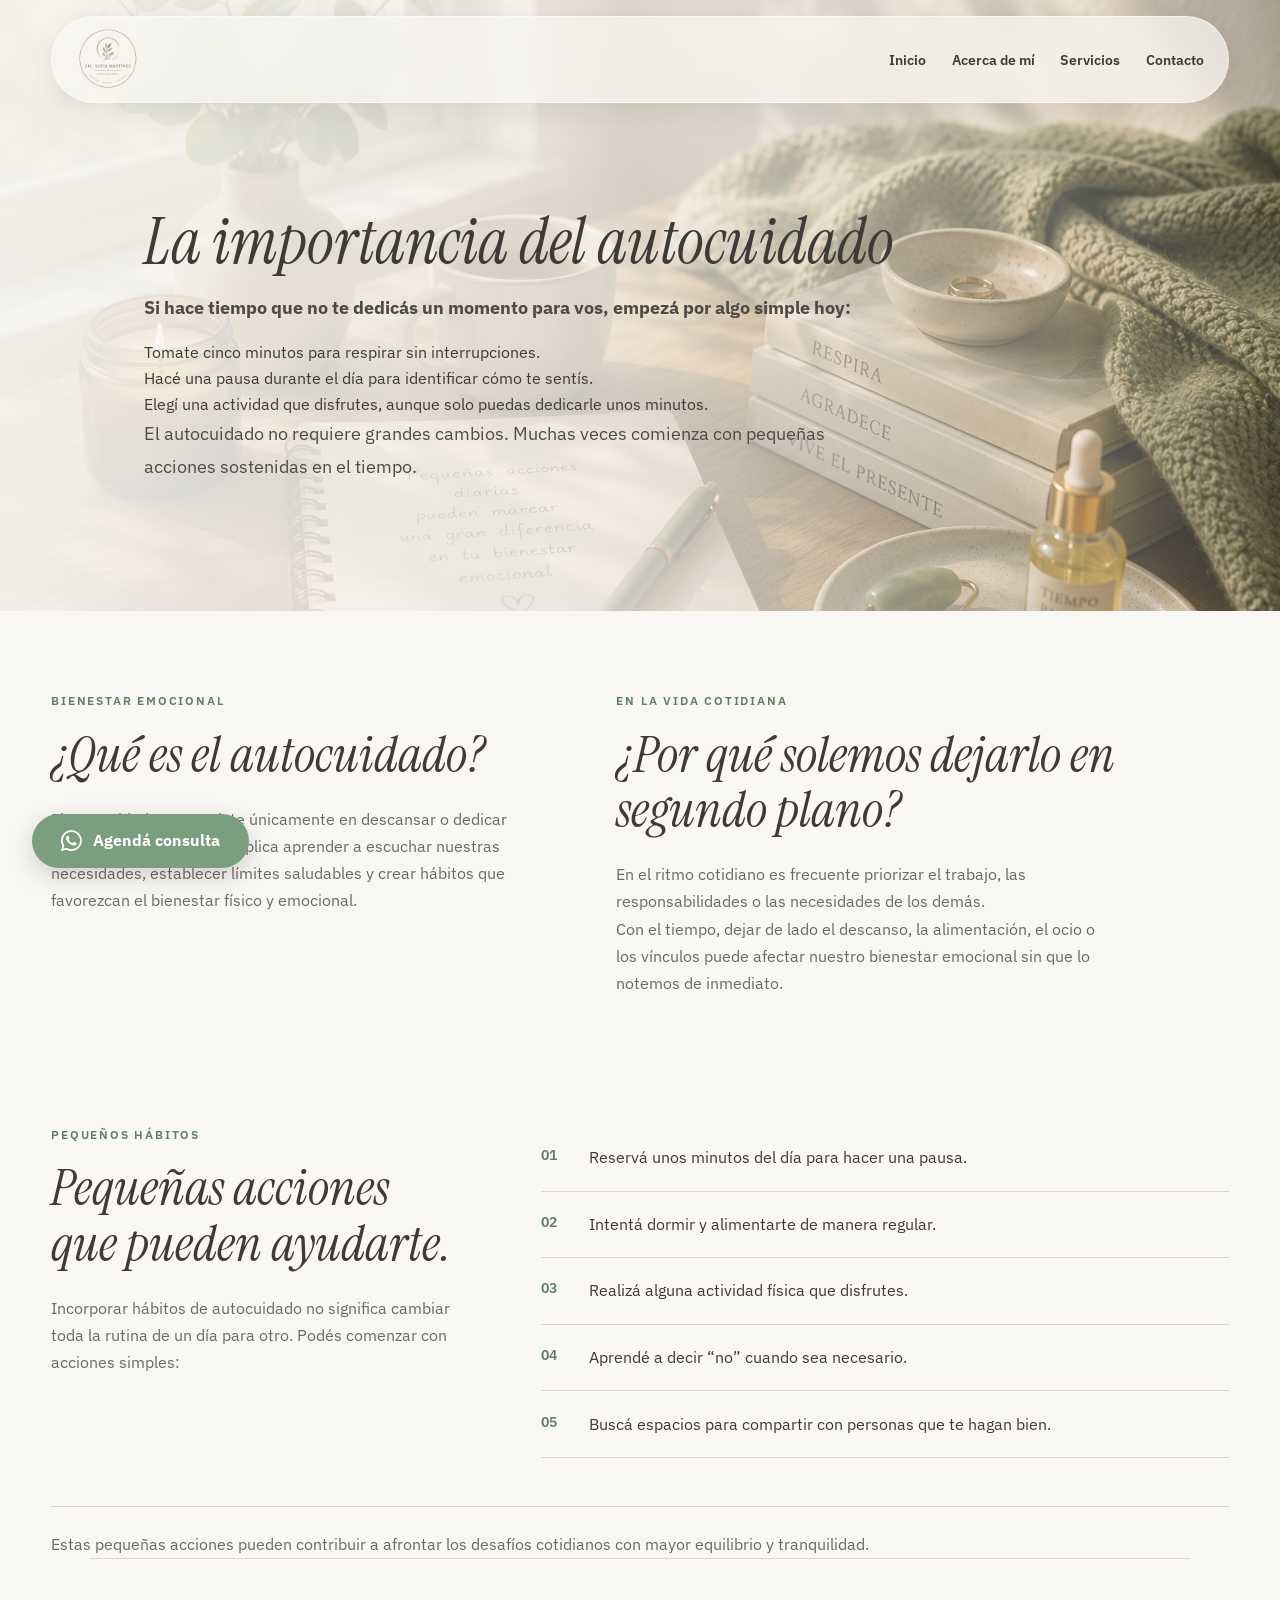
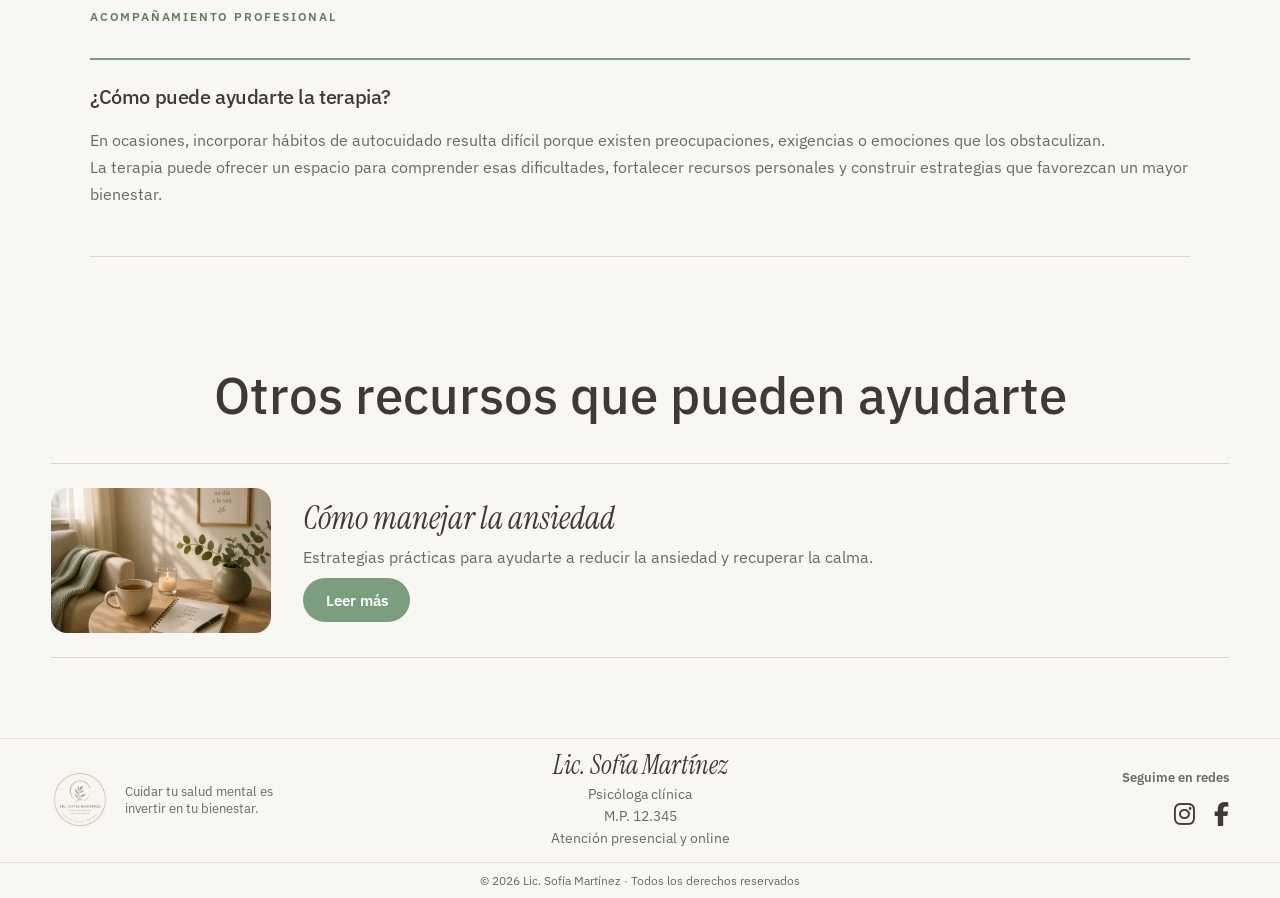
<file: publicaciones/autocuidado.html>
<!DOCTYPE html>
<html lang="es-AR">
<head>
    <meta charset="UTF-8">
    <meta name="viewport" content="width=device-width, initial-scale=1.0">
    <title>La importancia del autocuidado | Psicóloga en Mendoza</title>
    <meta
    name="description"
    content="Conocé cómo pequeños hábitos de autocuidado pueden mejorar tu bienestar emocional y fortalecer tu salud mental día a día.">
    <link rel="canonical" href="https://www.psicologamendoza.com/publicaciones/autocuidado.html">
    <meta name="robots" content="index, follow">
    <!-- Schema.org -->
<script type="application/ld+json">
{
    "@context": "https://schema.org",
    "@type": "BlogPosting",
    "headline": "La importancia del autocuidado",
    "description": "Pequeñas acciones cotidianas que pueden favorecer el bienestar físico y emocional.",
    "image": "https://www.tudominio.com/images/autocuidado.png",
    "url": "https://www.tudominio.com/publicaciones/autocuidado.html",
    "mainEntityOfPage": {
        "@type": "WebPage",
        "@id": "https://www.tudominio.com/publicaciones/autocuidado.html"
    },
    "author": {
        "@type": "Person",
        "name": "Lic. Sofía Martínez",
        "jobTitle": "Psicóloga"
    },
    "publisher": {
        "@type": "Organization",
        "name": "Consultorio psicológico de la Lic. Sofía Martínez",
        "logo": {
            "@type": "ImageObject",
            "url": "https://www.tudominio.com/images/logo.png"
        }
    }
}
</script>
    <!-- Open Graph (WhatsApp, Facebook, LinkedIn, Discord) -->
    <meta property="og:type" content="website">
    <meta property="og:locale" content="es_AR">
    <meta property="og:site_name" content="Lic. Sofía Martínez">
    <meta property="og:title" content="La importancia del autocuidado | Psicóloga en Mendoza">
    <meta
        property="og:description"
        content="Descubrí cómo pequeños hábitos diarios pueden mejorar tu bienestar emocional."
    >
    <meta property="og:url" content="https://www.tudominio.com/">
    <meta
        property="og:image"
        content="https://www.tudominio.com/images/sofia-martinez-open-graph.jpg"
    >
    <meta
        property="og:image:alt"
        content="Lic. Sofía Martínez, psicóloga en Mendoza"
    >
    <meta property="og:image:width" content="1200">
    <meta property="og:image:height" content="630">

    <!-- Twitter Cards (X / Twitter)-->
    <meta name="twitter:card" content="summary_large_image">

    <meta
        name="twitter:title"
        content="La importancia del autocuidado | Sofía Martínez"
    >

    <meta
        name="twitter:description"
        content="Descubrí cómo pequeños hábitos diarios pueden mejorar tu bienestar emocional."
        >

    <meta
        name="twitter:image"
        content="https://www.tudominio.com/images/sofia-martinez-open-graph.jpg"
    >

    <meta
        name="twitter:image:alt"
        content="Lic. Sofía Martínez, psicóloga en Mendoza"
    >
    <link rel="stylesheet" href="../css/styles.css">
    <link rel="stylesheet" href="https://cdnjs.cloudflare.com/ajax/libs/font-awesome/6.7.2/css/all.min.css">

    <!--Favicons-->
    <link rel="icon" type="image/png" href="../icons/favicon-96x96.png" sizes="96x96" />
    <link rel="icon" type="image/svg+xml" href="../icons/favicon.svg" />
    <link rel="shortcut icon" href="../icons/favicon.ico" />
    <link rel="apple-touch-icon" sizes="180x180" href="../icons/apple-touch-icon.png" />
    <meta name="apple-mobile-web-app-title" content="Sofía Martínez" />
    <link rel="manifest" href="../icons/site.webmanifest" />
</head>
<body>
    <header class="site-header">
        <div class="nav-pill">

            <a href="../index.html#inicio" class="brand"
                aria-label="Sofía Martínez - Inicio">
                <img src="../images/logo.png" alt="Lic. Sofía Martínez">
            </a>

            <nav class="site-nav" aria-label="Navegación principal">
                <a href="../index.html#inicio">Inicio</a>
                <a href="../pages/aboutme.html">Acerca de mí</a>
                <a href="../index.html#servicios">Servicios</a>
                <a href="../pages/contact.html">Contacto</a>
            </nav>
        </div>
    </header>
    <main>

        <!-- =====================================
            HERO - AUTOCUIDADO
            Se conserva sin modificaciones
        ===================================== -->

        <section id="hero-autocuidado" class="post-hero">
            <div class="content">
                <h1>La importancia del autocuidado</h1>

                <p>
                    <strong>
                        Si hace tiempo que no te dedicás un momento para vos,
                        empezá por algo simple hoy:
                    </strong>
                </p>

                <ul>
                    <li>Tomate cinco minutos para respirar sin interrupciones.</li>
                    <li>Hacé una pausa durante el día para identificar cómo te sentís.</li>
                    <li>
                        Elegí una actividad que disfrutes, aunque solo puedas
                        dedicarle unos minutos.
                    </li>
                </ul>

                <p>
                    El autocuidado no requiere grandes cambios. Muchas veces
                    comienza con pequeñas acciones sostenidas en el tiempo.
                </p>
            </div>
        </section>


        <!-- =====================================
            CONTENIDO EDITORIAL
        ===================================== -->

        <article class="post-content">

            <!-- 01. COMPRENDER EL AUTOCUIDADO -->

            <section class="editorial-intro">

                <div class="editorial-intro-text">
                    <span class="editorial-label">
                        BIENESTAR EMOCIONAL
                    </span>

                    <h2>¿Qué es el autocuidado?</h2>

                    <p>
                        El autocuidado no consiste únicamente en descansar
                        o dedicar tiempo al ocio. También implica aprender
                        a escuchar nuestras necesidades, establecer límites
                        saludables y crear hábitos que favorezcan el
                        bienestar físico y emocional.
                    </p>
                </div>

                <div class="editorial-intro-text">
                    <span class="editorial-label">
                        EN LA VIDA COTIDIANA
                    </span>

                    <h2>
                        ¿Por qué solemos dejarlo en segundo plano?
                    </h2>

                    <p>
                        En el ritmo cotidiano es frecuente priorizar el
                        trabajo, las responsabilidades o las necesidades
                        de los demás.
                    </p>

                    <p>
                        Con el tiempo, dejar de lado el descanso,
                        la alimentación, el ocio o los vínculos puede
                        afectar nuestro bienestar emocional sin que
                        lo notemos de inmediato.
                    </p>
                </div>

            </section>


            <!-- 02. GUÍA DE AUTOCUIDADO -->

            <section class="editorial-strategies">

                <div class="editorial-strategies-heading">
                    <span class="editorial-label">
                        PEQUEÑOS HÁBITOS
                    </span>

                    <h2>
                        Pequeñas acciones que pueden ayudarte.
                    </h2>

                    <p>
                        Incorporar hábitos de autocuidado no significa
                        cambiar toda la rutina de un día para otro.
                        Podés comenzar con acciones simples:
                    </p>
                </div>

                <div class="editorial-strategies-list">

                    <ol>
                        <li>
                            Reservá unos minutos del día para hacer una pausa.
                        </li>

                        <li>
                            Intentá dormir y alimentarte de manera regular.
                        </li>

                        <li>
                            Realizá alguna actividad física que disfrutes.
                        </li>

                        <li>
                            Aprendé a decir “no” cuando sea necesario.
                        </li>

                        <li>
                            Buscá espacios para compartir con personas
                            que te hagan bien.
                        </li>
                    </ol>

                </div>

            </section>


            <!-- 03. REFLEXIÓN -->

            <p class="editorial-closing">
                Estas pequeñas acciones pueden contribuir a afrontar
                los desafíos cotidianos con mayor equilibrio
                y tranquilidad.
            </p>


            <!-- 04. ACOMPAÑAMIENTO PROFESIONAL -->

            <section class="editorial-info">

                <span class="editorial-label">
                    ACOMPAÑAMIENTO PROFESIONAL
                </span>

                <div class="editorial-item">

                    <h2>¿Cómo puede ayudarte la terapia?</h2>

                    <p>
                        En ocasiones, incorporar hábitos de autocuidado
                        resulta difícil porque existen preocupaciones,
                        exigencias o emociones que los obstaculizan.
                    </p>

                    <p>
                        La terapia puede ofrecer un espacio para comprender
                        esas dificultades, fortalecer recursos personales
                        y construir estrategias que favorezcan
                        un mayor bienestar.
                    </p>

                </div>

            </section>

        </article>


        <!-- =====================================
            PUBLICACIÓN RELACIONADA
        ===================================== -->

        <section class="related-posts">

            <h2>Otros recursos que pueden ayudarte</h2>

            <a href="./ansiedad.html" class="related-card">

                <img
                    src="../images/ansiedad.png"
                    alt="Persona practicando una técnica de respiración para reducir la ansiedad"
                >

                <div class="related-card-content">

                    <h3>Cómo manejar la ansiedad</h3>

                    <p>
                        Estrategias prácticas para ayudarte a reducir
                        la ansiedad y recuperar la calma.
                    </p>

                    <span class="btn-read">Leer más</span>

                </div>

            </a>

        </section>

</main>
    </main>
    <footer class="site-footer">

        <div class="footer-container">

            <!-- Identidad -->
            <div class="footer-brand">
                <img
                    src="../images/logo.png"
                    alt="Logo de Lic. Sofía Martínez"
                    class="footer-logo"
                >
                <p>
                    Cuidar tu salud mental es invertir
                    en tu bienestar.
                </p>
            </div>

            <!-- Información profesional -->
            <div class="footer-info">
                <h3>Lic. Sofía Martínez</h3>

                <p>Psicóloga clínica</p>
                <p>M.P. 12.345</p>
                <p>Atención presencial y online</p>
            </div>

            <!-- Redes sociales -->
            <div class="footer-social">
                <p>Seguime en redes</p>

                <div class="social-links">
                    <a
                        href="https://www.instagram.com/"
                        target="_blank"
                        rel="noopener noreferrer"
                        aria-label="Instagram"
                    >
                        <i class="fa-brands fa-instagram"
                        aria-hidden="true"></i>
                    </a>

                    <a
                        href="https://www.facebook.com/"
                        target="_blank"
                        rel="noopener noreferrer"
                        aria-label="Facebook"
                    >
                        <i class="fa-brands fa-facebook-f"
                        aria-hidden="true"></i>
                    </a>
                </div>
            </div>

        </div>

        <div class="footer-bottom">
            <p>© 2026 Lic. Sofía Martínez · Todos los derechos reservados</p>
        </div>

    </footer>


    <!-- Botón de contacto flotante -->
    
    <a
        href="https://wa.me/5492611234567"
        class="btn-whatsapp floating-cta"
        target="_blank"
        rel="noopener noreferrer"
        aria-label="Agendá consulta por WhatsApp"
    >
        <i class="fa-brands fa-whatsapp" aria-hidden="true"></i>
        <span>Agendá consulta</span>
    </a>
</body>
</html>
</file>
<file: css/styles.css>
@import url('https://fonts.googleapis.com/css2?family=IBM+Plex+Sans:wght@400;500;600;700&family=Instrument+Serif:ital@0;1&display=swap');

/* =========================================
   01. RESET Y VARIABLES
========================================= */

* {
    margin: 0;
    padding: 0;
    box-sizing: border-box;
}

html {
    scroll-behavior: smooth;
}

body {
    background-color: #F8F7F3;
    color: #3E3A36;
    font-family: "IBM Plex Sans", sans-serif;
    line-height: 1.6;
}

:root {
    --background-color: #F8F7F3;
    --surface-color: #EFE9DD;
    --primary-color: #7A9E7E;
    --primary-hover: #5F7F63;
    --secondary-color: #F2EEE7;
    --text-color: #3E3A36;
    --text-secondary: #6B6964;

    --radius: 16px;
    --shadow: 0 6px 20px rgba(0, 0, 0, .08);
}

img {
    display: block;
    max-width: 100%;
}

a {
    text-decoration: none;
    color: inherit;
}

ul {
    list-style: none;
}

button,
input,
textarea,
select {
    font: inherit;
}

h1,
h2,
h3 {
    color: var(--text-color);
    line-height: 1.2;
}

p {
    color: var(--text-secondary);
}

.content {
    padding: 1rem;
}


/* =========================================
   02. HEADER FLOTANTE
========================================= */

.site-header {
    position: fixed;
    top: 0;
    left: 0;
    width: 100%;
    z-index: 1000;
    padding: 1rem 4%;
    background: transparent;
    border: none;
}

.nav-pill {
    max-width: 1280px;
    margin: 0 auto;
    padding: .65rem 1.5rem;

    display: flex;
    justify-content: space-between;
    align-items: center;
    gap: 2rem;

    background: rgba(248, 247, 243, .72);
    backdrop-filter: blur(16px);
    -webkit-backdrop-filter: blur(16px);

    border: 1px solid rgba(255, 255, 255, .5);
    border-radius: 999px;
    box-shadow: 0 8px 30px rgba(0, 0, 0, .08);
}

.brand {
    display: flex;
    align-items: center;
    flex-shrink: 0;

    width: 64px;
    height: 64px;

    border-radius: 50%;
    overflow: hidden;
}

.brand img {
    width: 100%;
    height: 100%;
    object-fit: cover;
    border-radius: 50%;
}

.site-nav {
    display: flex;
    align-items: center;
    gap: 1.6rem;
    margin-left: auto;
}

.site-nav a {
    font-size: .9rem;
    font-weight: 600;
    transition: color .3s ease;
}

.site-nav a:hover {
    color: var(--primary-hover);
}


/* =========================================
   03. HERO PRINCIPAL
========================================= */

#inicio {
    min-height: 80vh;

    background-image: url("../images/hero-content.png");
    background-size: cover;
    background-position: center;
    background-repeat: no-repeat;

    display: flex;
    align-items: center;
    padding: 4rem 6%;
}

.hero-content {
    max-width: 620px;
    padding: 3rem 3.2rem;

    background: rgba(248, 247, 243, .65);
    backdrop-filter: blur(10px);
    -webkit-backdrop-filter: blur(10px);

    border-radius: 28px;
    box-shadow: var(--shadow);

    margin-top: 5.5rem;
    margin-left: 6rem;
}

.hero-content h1 {
    font-family: "Instrument Serif", Georgia, serif;
    font-style: italic;
    font-weight: 400;
    font-size: clamp(3rem, 3.8vw, 4rem);
    line-height: 1.05;
    letter-spacing: -.02em;
    color: var(--text-color);
}

.hero-content h2 {
    font-size: 1.3rem;
    font-weight: 600;
    letter-spacing: 1px;
    text-transform: uppercase;
    color: var(--text-secondary);
}

.hero-content p {
    margin-top: 1.5rem;
}


/* =========================================
   04. BOTONES
========================================= */

.btn-whatsapp {
    display: inline-block;
    background-color: var(--primary-color);
    color: white;
    padding: .9rem 1.8rem;
    border-radius: 999px;
    font-weight: 700;
    transition: background-color .3s ease;
}

.btn-whatsapp:hover {
    background-color: var(--primary-hover);
}

.btn-read {
    display: inline-block;
    background-color: var(--primary-color);
    color: #E6E2D9;
    padding: .5rem 1rem;
    border-radius: 999px;
    font-weight: 700;
    transition: background-color .3s ease;
}

.btn-read:hover {
    background-color: var(--primary-hover);
}


/* =========================================
   05. WHATSAPP FLOTANTE
========================================= */

.floating-cta {
    position: fixed;
    left: 2rem;
    bottom: 2rem;
    z-index: 1100;

    display: inline-flex;
    align-items: center;
    justify-content: center;
    gap: .7rem;

    box-shadow: 0 8px 24px rgba(0, 0, 0, .16);

    transition:
        background-color .3s ease,
        transform .3s ease,
        box-shadow .3s ease;
}

.floating-cta i {
    font-size: 1.5rem;
    line-height: 1;
}

.floating-cta:hover {
    transform: translateY(-4px);
    box-shadow: 0 12px 28px rgba(0, 0, 0, .2);
}

.floating-cta:focus-visible {
    outline: 3px solid var(--text-color);
    outline-offset: 4px;
}


/* =========================================
   06. SERVICIOS EDITORIALES
========================================= */

#servicios {
    background-color: var(--secondary-color);
    padding: 6rem 6%;
    scroll-margin-top: 110px;
}

.servicios-container {
    max-width: 1280px;
    margin: 0 auto;
}

.servicios-encabezado {
    margin-bottom: 3.5rem;
}

.servicios-encabezado p {
    font-size: .8rem;
    font-weight: 600;
    letter-spacing: .15em;
    color: var(--primary-hover);
}

#servicios h2 {
    font-family: "IBM Plex Sans", sans-serif;
    font-style: normal;
    font-size: clamp(2.8rem, 4vw, 4rem);
    font-weight: 500;
    letter-spacing: -.04em;
    line-height: 1.1;
    text-align: left;
    margin-top: .5rem;
}

.servicios-layout {
    display: grid;
    grid-template-columns:
        minmax(0, 1.3fr)
        minmax(320px, .85fr);

    gap: clamp(2rem, 5vw, 5rem);
    align-items: start;
}

/* Lista de servicios */

.servicios-lista {
    border-top: 1px solid rgba(62, 58, 54, .25);
}

.servicio-opcion {
    width: 100%;
    min-height: 170px;
    padding: 1.5rem .5rem;

    display: flex;
    align-items: center;
    justify-content: space-between;
    gap: 1rem;

    background: transparent;
    border: none;
    border-bottom: 1px solid rgba(62, 58, 54, .25);
    text-align: left;
    cursor: pointer;
}

.servicio-nombre {
    font-family: "Instrument Serif", Georgia, serif;
    font-style: italic;
    font-size: clamp(2.2rem, 3.2vw, 3.5rem);
    font-weight: 400;
    line-height: 1.1;
    color: #929C90;

    transform-origin: left center;

    transition:
        color .3s ease,
        transform .3s ease;
}

.servicio-flecha {
    display: grid;
    place-items: center;
    flex-shrink: 0;

    width: 44px;
    height: 44px;

    border: 1px solid currentColor;
    border-radius: 50%;

    color: #929C90;
    font-size: 1.3rem;

    transition:
        color .3s ease,
        background .3s ease;
}

.servicio-opcion:hover .servicio-nombre,
.servicio-opcion.activo .servicio-nombre,
.servicio-opcion:focus-visible .servicio-nombre {
    color: #425D49;
    transform: scale(1.035);
}

.servicio-opcion:hover .servicio-flecha,
.servicio-opcion.activo .servicio-flecha {
    color: white;
    background: #425D49;
}

.servicio-opcion:focus-visible {
    outline: 2px solid var(--primary-hover);
    outline-offset: 3px;
}

/* Panel circular */

.servicio-detalle {
    position: sticky;
    top: 150px;

    width: min(100%, 440px);
    aspect-ratio: 1 / 1;
    min-height: 0;
    margin-inline: auto;
    padding: 2.5rem 3.1rem;

    display: flex;
    flex-direction: column;
    align-items: center;
    justify-content: center;
    gap: .8rem;

    text-align: center;
    background: #40574B;
    border-radius: 50%;
    color: #F8F7F3;
    box-shadow: var(--shadow);
}

.servicio-indice {
    font-size: .85rem;
    letter-spacing: .12em;
    color: #DFE9DC;
}

.servicio-ilustracion {
    width: 90px;
    height: 90px;
    flex-shrink: 0;

    display: grid;
    place-items: center;

    border-radius: 50%;
    background: #EFE9DD;
    overflow: hidden;
}

.servicio-ilustracion img {
    width: 100%;
    height: 100%;
    object-fit: contain;
}

.servicio-informacion h3 {
    font-family: "Instrument Serif", Georgia, serif;
    font-style: italic;
    font-weight: 400;
    font-size: 2rem;
    color: white;
    margin-bottom: .5rem;
}

.servicio-informacion p {
    color: #EDF1EA;
    font-size: .9rem;
    line-height: 1.5;
}


/* =========================================
   07. PUBLICACIONES EN INICIO
========================================= */

#publicaciones {
    padding: 4rem 2rem;
    background-color: var(--background-color);
}

#publicaciones h2 {
    font-family: "Instrument Serif", Georgia, serif;
    font-style: italic;
    font-size: clamp(3.5rem, 5vw, 5rem);
    font-weight: 400;
    line-height: 1.1;
    letter-spacing: -.02em;

    text-align: center;
    margin: 0 0 3rem;
}

.cards {
    display: flex;
    gap: 2rem;
}

.card {
    flex: 1;
    margin: 3rem;

    border-radius: 24px;
    overflow: hidden;
    box-shadow: 0 4px 12px rgba(0, 0, 0, .15);
}

.card img {
    width: 100%;
    height: auto;
    display: block;
}

.card .content {
    padding: 1rem;
}


/* =========================================
   08. HERO DE LOS ARTÍCULOS
========================================= */

.post-hero {
    position: relative;
    min-height: 430px;

    display: flex;
    align-items: center;

    padding: 9rem 6% 3rem;

    background-size: cover;
    background-position: center;
    background-repeat: no-repeat;
}

.post-hero::before {
    content: "";
    position: absolute;
    inset: 0;

    background: linear-gradient(
        90deg,
        rgba(248, 247, 243, .92) 0%,
        rgba(248, 247, 243, .78) 48%,
        rgba(248, 247, 243, .15) 100%
    );
}

.post-hero .content {
    position: relative;
    z-index: 1;

    max-width: 750px;
    margin-left: 6%;
    padding: 4rem 0;
}

.post-kicker {
    display: block;
    margin-bottom: 1rem;

    font-family: "IBM Plex Sans", sans-serif;
    font-size: .75rem;
    font-weight: 600;
    letter-spacing: .15em;
    color: var(--primary-hover);
}

.post-hero h1 {
    font-family: "Instrument Serif", Georgia, serif;
    font-style: italic;
    font-weight: 400;
    font-size: clamp(3.5rem, 5vw, 5rem);
    line-height: 1.05;
    margin-bottom: 1rem;
}

.post-hero p {
    color: #4F4A45;
    font-size: 1.15rem;
    line-height: 1.8;
    margin-bottom: 1rem;
}

#hero-ansiedad {
    background-image: url("../images/ansiedad.png");
}

#hero-autocuidado {
    background-image: url("../images/autocuidado.png");
}


/* =========================================
   09. ARTÍCULOS: CONTENEDOR GENERAL

   CORRECCIÓN PRINCIPAL:
   una sola regla .post-content,
   sin el límite antiguo de 850px.
========================================= */

.post-content {
    width: 92%;
    max-width: 1500px;
    margin: 0 auto;
    padding: 3rem 0 3rem;
    color: var(--text-color);
}

.editorial-label {
    display: block;
    margin-bottom: 1rem;

    font-size: .75rem;
    font-weight: 600;
    letter-spacing: .15em;
    color: var(--primary-hover);
}

.post-content p,
.post-content li {
    font-size: 1rem;
    line-height: 1.7;
    text-align: left;
    word-spacing: normal;
    letter-spacing: normal;
}


/* =========================================
   10. ARTÍCULO: CONSEJOS INICIALES

   Dos columnas amplias.
   Sin card rectangular.
========================================= */

.editorial-intro {
    width: 100%;

    display: grid;
    grid-template-columns:
        minmax(0, .9fr)
        minmax(0, 1.1fr);

    align-items: start;
    gap: clamp(2rem, 5vw, 5rem);

    padding: 2rem 0 4rem;
}

.editorial-intro-text {
    max-width: 600px;
}

.editorial-intro h2 {
    font-family: "Instrument Serif", Georgia, serif;
    font-style: italic;
    font-size: clamp(2.7rem, 4vw, 4.2rem);
    font-weight: 400;
    line-height: 1.08;
    margin-bottom: 1.5rem;
}

.editorial-intro-text p {
    max-width: 48ch;
    color: var(--text-secondary);
}

/* Consejos sin fondo de tarjeta */

.editorial-tips {
    background: transparent;
    padding: .5rem 0 .5rem 2rem;
    border-left: 2px solid var(--primary-color);
    border-radius: 0;
}

.editorial-tips ul {
    list-style: disc;
    padding-left: 1.3rem;
}

.editorial-tips li {
    padding: .5rem 0;
    color: var(--text-color);
}

.editorial-tips p {
    margin-top: 1.5rem;
    font-size: .9rem;
    color: var(--text-secondary);
}


/* =========================================
   11. ARTÍCULO: COMPRENDER LA ANSIEDAD

   Este bloque sí queda centrado.
   Tres columnas en escritorio.
========================================= */

.editorial-info {
    width: min(100%, 1100px);
    margin: 0 auto;

    padding: 3rem 0;

    border-top: 1px solid #D9D7CE;
    border-bottom: 1px solid #D9D7CE;
}

.editorial-info > .editorial-label {
    margin-bottom: 2rem;
}

.editorial-grid {
    display: grid;
    grid-template-columns: repeat(3, minmax(0, 1fr));
    gap: clamp(1.5rem, 3vw, 3rem);
}

.editorial-item {
    min-width: 0;
    padding-top: 1.5rem;
    border-top: 2px solid var(--primary-color);
}

.editorial-number {
    display: block;
    font-size: .8rem;
    color: var(--primary-hover);
    margin-bottom: 1.3rem;
}

.editorial-item h2 {
    font-family: "IBM Plex Sans", sans-serif;
    font-style: normal;
    font-size: clamp(1.25rem, 1.6vw, 1.65rem);
    font-weight: 500;
    letter-spacing: -.02em;
    line-height: 1.3;

    margin: 0 0 1rem;
    color: var(--text-color);
}

.editorial-item p {
    color: var(--text-secondary);
    margin-bottom: 0;
}


/* =========================================
   12. ARTÍCULO: GUÍA PRÁCTICA

   Distribución horizontal amplia.
   Sin fondo ni rectángulos flotantes.
========================================= */

.editorial-strategies {
    width: 100%;

    display: grid;
    grid-template-columns:
        minmax(0, .75fr)
        minmax(0, 1.25fr);

    align-items: start;
    gap: clamp(2rem, 6vw, 6rem);

    padding: 4rem 0 2rem;
}

.editorial-strategies-heading {
    max-width: 520px;
}

.editorial-strategies h2 {
    font-family: "Instrument Serif", Georgia, serif;
    font-style: italic;
    font-size: clamp(2.7rem, 4vw, 4.2rem);
    font-weight: 400;
    line-height: 1.08;

    margin-bottom: 1.5rem;
}

.editorial-strategies-heading p {
    color: var(--text-secondary);
    max-width: 48ch;
}

.editorial-strategies-list {
    min-width: 0;
}

.editorial-strategies-list ol {
    list-style: none;
    counter-reset: estrategia;
}

.editorial-strategies-list li {
    counter-increment: estrategia;

    display: grid;
    grid-template-columns: 2rem minmax(0, 1fr);
    gap: 1rem;

    padding: 1.2rem 0;
    border-bottom: 1px solid #D9D7CE;
}

.editorial-strategies-list li::before {
    content: counter(estrategia, decimal-leading-zero);
    color: var(--primary-hover);
    font-size: .85rem;
    font-weight: 600;
}


/* =========================================
   13. CIERRE DEL ARTÍCULO

   Texto integrado.
   Sin card flotante.
========================================= */

.editorial-closing {
    width: 100%;
    max-width: none;
    margin: 1rem 0 0;
    padding: 1.5rem 0 0;

    background: transparent;
    border: none;
    border-top: 1px solid #D9D7CE;
    border-radius: 0;

    color: var(--text-secondary);
    font-size: 1rem;
    line-height: 1.7;
}


/* =========================================
   14. PUBLICACIONES RELACIONADAS

   Fila editorial de ancho amplio.
   Sin tarjeta aislada.
========================================= */

.related-posts {
    width: 92%;
    max-width: 1500px;
    margin: 0 auto;
    padding: 4rem 0 5rem;

    text-align: left;
}

.related-posts > .container,
.related-posts-content {
    max-width: 1200px;
    margin: 0 auto;
}
.related-posts h2 {
    text-align: center;
    font-family: "IBM Plex Sans", sans-serif;
    font-style: normal;
    font-weight: 500;
    font-size: clamp(2.6rem, 4vw, 4rem);
    line-height: 1.05;
    letter-spacing: 0;
    color: var(--text-color);
    margin: 0 0 2.5rem;
}

.related-card {
    display: flex;
    align-items: center;
    gap: 2rem;

    width: 100%;
    max-width: none;
    margin: 0;
    padding: 1.5rem 0;

    background: transparent;

    border-top: 1px solid #D9D7CE;
    border-bottom: 1px solid #D9D7CE;
    border-radius: 0;

    box-shadow: none;
    color: var(--text-color);
    text-decoration: none;

    transition: color .3s ease;
}

.related-card:hover {
    transform: none;
    box-shadow: none;
    color: var(--primary-hover);
}

.related-card img {
    width: 220px;
    height: 145px;
    flex-shrink: 0;

    object-fit: cover;
    border-radius: 16px;
}

.related-card-content {
    display: flex;
    flex-direction: column;
    justify-content: center;
    gap: .5rem;
}

.related-card-content h3 {
    font-family: "Instrument Serif", Georgia, serif;
    font-style: italic;
    font-size: clamp(1.8rem, 2.5vw, 2.6rem);
    font-weight: 400;
    line-height: 1.15;
}

.related-card-content p {
    color: var(--text-secondary);
    font-size: 1rem;
}


.related-card-content .btn-read {
    align-self: flex-start;
    width: fit-content;
    display: inline-block;

    padding: .6rem 1.4rem;
    background-color: var(--primary-color);
    color: #FFFFFF;

    font-size: .95rem;
    font-weight: 600;
    border-radius: 999px;

    transition: background-color .3s ease;
}

.related-card-content .btn-read:hover {
    background-color: var(--primary-hover);
}



/* =========================================
   15. ACERCA DE MÍ
========================================= */

.about {
    padding: 9rem 2rem 5rem;

    background-image: url("../images/fondo2-aboutme.png");
    background-size: cover;
    background-position: center;
    background-repeat: no-repeat;
}

.about .container {
    max-width: 1200px;
    margin: 0 auto;
}

.about-title {
    text-align: center;
    margin-bottom: 3rem;
}

.about-title h1 {
    font-family: "Instrument Serif", Georgia, serif;
    font-style: italic;
    font-size: clamp(3.5rem, 5vw, 5rem);
    font-weight: 400;
    line-height: 1.1;
}

.about-layout {
    max-width: 1200px;
    margin: 0 auto;

    display: flex;
    align-items: center;
    gap: 3rem;
}

.about-content {
    flex: 1.15;
    max-width: 600px;
    padding: 0;

    background: transparent;
    border-radius: 0;
    box-shadow: none;
}

.about-content p {
    margin-bottom: 1.2rem;
    line-height: 1.7;
    color: var(--text-color);

    text-shadow: 0 1px 3px rgba(248, 247, 243, .85);
}

.about-content p:last-child {
    margin-bottom: 0;
}

.about-image {
    flex: 1;

    display: flex;
    align-items: center;
    justify-content: center;
}

.about-image img {
    width: 100%;
    max-width: 100%;
    height: auto;

    border-radius: 24px;
    box-shadow: 0 10px 30px rgba(0, 0, 0, .10);
}


/* =========================================
   16. CONTACTO
========================================= */

#contacto {
    min-height: auto;
    padding: 7rem 2rem 1.5rem;

    background-image:
        linear-gradient(
            90deg,
            rgba(248, 247, 243, .85) 0%,
            rgba(248, 247, 243, .55) 35%,
            rgba(248, 247, 243, 0) 70%
        ),
        url("../images/contacto.png");

    background-size: cover;
    background-position: center;
    background-repeat: no-repeat;
}

.contacto-container {
    max-width: 1200px;
    margin: 0 auto;
}

#contacto h1 {
    font-family: "Instrument Serif", Georgia, serif;
    font-style: italic;
    font-size: clamp(3rem, 4vw, 4rem);
    font-weight: 400;
    line-height: 1.1;

    text-align: center;
    margin-bottom: 1rem;
}

.contacto-layout {
    display: grid;
    grid-template-columns: minmax(0, 1fr) minmax(0, 1fr);
    align-items: center;
    gap: 2rem;
}

.contacto-intro {
    max-width: 510px;
}

.contacto-intro h2 {
    font-family: "IBM Plex Sans", sans-serif;
    font-size: clamp(1.6rem, 2.5vw, 2.1rem);
    font-weight: 500;
    line-height: 1.2;
    margin-bottom: 1.5rem;
}

.contacto-intro p {
    font-size: 1rem;
    line-height: 1.65;
    margin-bottom: 1rem;
    color: var(--text-color);

    text-shadow: 0 1px 3px rgba(248, 247, 243, .85);
}

.contact-card {
    width: 100%;
    max-width: none;
    padding: 1.5rem 2rem;

    display: grid;
    gap: .7rem;

    background: rgba(248, 247, 243, .72);
    backdrop-filter: blur(12px);
    -webkit-backdrop-filter: blur(12px);

    border-radius: 28px;
    box-shadow: 0 10px 30px rgba(0, 0, 0, .10);
}

.contact-info-group h3 {
    font-family: "IBM Plex Sans", sans-serif;
    font-size: 1.05rem;
    font-weight: 600;
    margin-bottom: .3rem;
}

.contact-info-group p,
.contact-info-group address {
    font-size: .95rem;
    line-height: 1.5;
    color: var(--text-color);
}

.contact-info-group address {
    font-style: normal;
}

.contact-info-group + .contact-info-group {
    border-top: 1px solid rgba(62, 58, 54, .15);
    padding-top: .6rem;
}


/* =========================================
   17. FOOTER COMPACTO
========================================= */

.site-footer {
    background: var(--background-color);
    border-top: 1px solid #E6E2D9;
}

.footer-container {
    max-width: 1280px;
    margin: 0 auto;
    padding: .75rem 4%;

    display: grid;
    grid-template-columns: 1fr 1.5fr 1fr;
    align-items: center;
    gap: 1.5rem;
}

.footer-brand {
    display: flex;
    align-items: center;
    gap: 1rem;
}

.footer-logo {
    width: 58px;
    height: 58px;
    flex-shrink: 0;

    border-radius: 50%;
    object-fit: cover;
}

.footer-brand p {
    max-width: 180px;
    font-size: .8rem;
    line-height: 1.35;
}

.footer-info {
    text-align: center;
}

.footer-info h3 {
    font-family: "Instrument Serif", Georgia, serif;
    font-style: italic;
    font-size: 1.6rem;
    font-weight: 400;
    margin-bottom: .15rem;
}

.footer-info p {
    font-size: .85rem;
    line-height: 1.6;
}

.footer-social {
    text-align: right;
}

.footer-social p {
    font-size: .8rem;
    font-weight: 600;
    margin-bottom: .4rem;
}

.social-links {
    display: flex;
    justify-content: flex-end;
    align-items: center;
    gap: 1.2rem;
}

.social-links a {
    font-size: 1.5rem;
    color: var(--text-color);

    transition:
        color .3s ease,
        transform .3s ease;
}

.social-links a:hover {
    color: var(--primary-hover);
    transform: translateY(-3px);
}

.footer-bottom {
    border-top: 1px solid #E6E2D9;
    padding: .5rem 1rem;
    text-align: center;
}

.footer-bottom p {
    font-size: .75rem;
    color: var(--text-secondary);
}


/* =========================================
   18. TABLETS Y PANTALLAS INTERMEDIAS
========================================= */

@media (min-width: 769px) and (max-width: 1100px) {

    .editorial-grid {
        grid-template-columns: repeat(2, minmax(0, 1fr));
    }

    .editorial-intro,
    .editorial-strategies {
        gap: 2rem;
    }

    .servicios-layout {
        grid-template-columns:
            minmax(0, 1fr)
            minmax(280px, .9fr);

        gap: 2rem;
    }

    .servicio-detalle {
        padding: 2rem;
    }

    .card {
        margin: 1rem;
    }
}


/* =========================================
   19. RESPONSIVE MOBILE
========================================= */

@media (max-width: 768px) {

    /* HEADER */

    .site-header {
        padding: .75rem 3%;
    }

    .nav-pill {
        border-radius: 24px;
        padding: .7rem 1rem;
        flex-wrap: wrap;
        gap: .75rem;
    }

    .brand {
        width: 48px;
        height: 48px;
    }

    .site-nav {
        order: 3;
        width: 100%;
        margin-left: 0;

        gap: 1rem;
        overflow-x: auto;
        white-space: nowrap;
        padding-bottom: .25rem;
    }

    /* HERO PRINCIPAL */

    #inicio {
        min-height: auto;
        padding: 9rem 1.5rem 3rem;
        align-items: flex-start;
    }

    .hero-content {
        width: 100%;
        max-width: none;
        margin: 0;
        padding: 2rem 1.5rem;
    }

    .hero-content h1 {
        font-size: clamp(2.7rem, 9vw, 3.6rem);
        line-height: 1.05;
    }

    .hero-content h2 {
        font-size: 1rem;
    }

    .hero-content p {
        font-size: 1rem;
        line-height: 1.6;
    }

    /* WHATSAPP */

    .floating-cta {
        left: 1rem;
        bottom: 1rem;
        padding: .75rem 1rem;
        font-size: .85rem;
    }

    /* PUBLICACIONES DE INICIO */

    #publicaciones {
        padding: 2rem 1rem;
    }

    #publicaciones h2 {
        margin-top: 0;
        margin-bottom: 2rem;
    }

    .cards {
        flex-direction: column;
        gap: 1.5rem;
        width: 100%;
    }

    .card {
        width: 100%;
        max-width: 100%;
        margin: 0;
    }

    .card img {
        width: 100%;
        height: auto;
    }

    .card .content {
        width: 100%;
        padding: 1.5rem;
    }

    /* SERVICIOS */

    #servicios {
        padding: 3rem 1.5rem;
    }

    .servicios-encabezado {
        margin-bottom: 2rem;
    }

    .servicios-layout {
        grid-template-columns: 1fr;
        gap: 2rem;
    }

    .servicio-opcion {
        min-height: 105px;
    }

    .servicio-nombre {
        font-size: clamp(2rem, 7vw, 2.8rem);
    }

    .servicio-detalle {
        position: static;
        width: 100%;
        max-width: 420px;
        min-height: 350px;
        aspect-ratio: auto;
        padding: 2.5rem;
        border-radius: 80px;
    }

    /* HERO ARTÍCULOS */

    .post-hero {
        min-height: 380px;
        padding: 9rem 1.5rem 3rem;
    }

    .post-hero .content {
        margin-left: 0;
        padding: 0;
        max-width: 100%;
    }

    .post-hero h1 {
        font-size: clamp(3rem, 10vw, 4.3rem);
    }

    .post-hero p {
        font-size: 1rem;
        line-height: 1.6;
    }

    /* ARTÍCULOS EDITORIALES */

    .post-content {
        width: 100%;
        padding: 3rem 1.5rem;
    }

    .editorial-intro,
    .editorial-strategies {
        width: 100%;
        grid-template-columns: 1fr;
        gap: 2rem;
    }

    .editorial-intro {
        padding: 0 0 3rem;
    }

    .editorial-intro h2,
    .editorial-strategies h2 {
        font-size: clamp(2.5rem, 8vw, 3.5rem);
    }

    .editorial-tips {
        padding-left: 1.5rem;
    }

    .editorial-info {
        width: 100%;
        padding: 2.5rem 0;
    }

    .editorial-grid {
        grid-template-columns: 1fr;
        gap: 2rem;
    }

    .editorial-item h2 {
        font-size: 1.5rem;
    }

    .editorial-strategies {
        padding: 3rem 0 2rem;
    }

    .editorial-closing {
        width: 100%;
        margin: 1rem 0 0;
    }

    /* PUBLICACIONES RELACIONADAS */

    .related-posts {
        width: 100%;
        padding: 2rem 1.5rem 3rem;
    }

    .related-card {
        gap: 1rem;
    }

    .related-card img {
        width: 110px;
        height: 110px;
    }

    .related-card-content h3 {
        font-size: 1.7rem;
    }

    .related-card-content p {
        font-size: .9rem;
    }

    /* ACERCA DE MÍ */

    .about {
        padding: 9rem 1rem 3rem;
    }

    .about-layout {
        flex-direction: column;
        align-items: stretch;
        gap: 2rem;
    }

    .about-content {
        width: 100%;
        max-width: 100%;
        padding: 0;
    }

    .about-image img {
        width: 100%;
        max-width: 100%;
    }

    /* CONTACTO */

    #contacto {
        padding: 9rem 1.5rem 3rem;
    }

    #contacto h1 {
        font-size: 3.5rem;
        margin-bottom: 2rem;
    }

    .contacto-layout {
        grid-template-columns: 1fr;
        gap: 2rem;
    }

    .contacto-intro {
        max-width: 100%;
    }

    .contact-card {
        padding: 1.75rem;
        border-radius: 24px;
    }

    /* FOOTER */

    .footer-container {
        grid-template-columns: 1fr;
        justify-items: center;
        text-align: center;

        gap: 1.5rem;
        padding: 2rem 1.5rem;
    }

    .footer-brand {
        flex-direction: column;
        gap: .5rem;
    }

    .footer-brand p {
        max-width: 240px;
    }

    .footer-social {
        text-align: center;
    }

    .social-links {
        justify-content: center;
    }

    .footer-bottom p {
        font-size: .7rem;
    }
}


/* =========================================
   20. PANTALLAS MUY PEQUEÑAS
========================================= */

@media (max-width: 420px) {

    .servicio-detalle {
        padding: 2rem 1.5rem;
        border-radius: 64px;
    }

    .servicio-informacion h3 {
        font-size: 1.8rem;
    }

    .related-card img {
        width: 90px;
        height: 100px;
    }

    .related-card-content h3 {
        font-size: 1.5rem;
    }
}


/* =========================================
   21. ACCESIBILIDAD
========================================= */

@media (prefers-reduced-motion: reduce) {

    html {
        scroll-behavior: auto;
    }

    *,
    *::before,
    *::after {
        animation-duration: .01ms;
        transition-duration: .01ms;
    }
}
</file>
